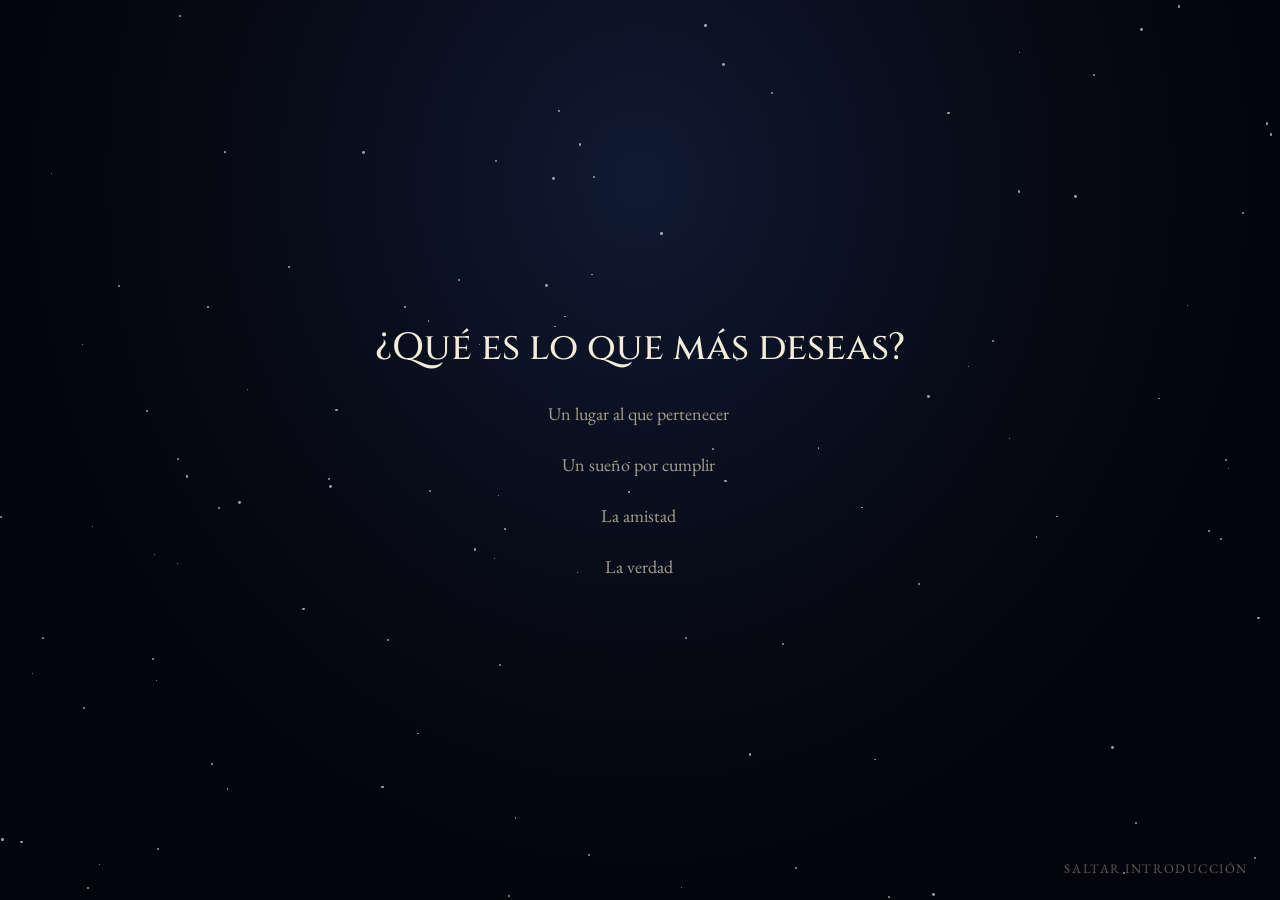
<file: index.html>
<!DOCTYPE html>
<html lang="es">
<head>
<meta charset="UTF-8">
<meta name="viewport" content="width=device-width, initial-scale=1, viewport-fit=cover">
<title>Kingdom Hearts - Home</title>
<meta name="description" content="Un recorrido por Kingdom Hearts: la colaboración entre Disney y Square Enix, los juegos principales, una galería de sus mundos y un espacio para elegir tu camino.">
<meta name="theme-color" content="#04050c">
<link rel="icon" type="image/svg+xml" href="Imagenes/favicon.svg">
<link rel="preconnect" href="https://fonts.googleapis.com">
<link rel="preconnect" href="https://fonts.gstatic.com" crossorigin>
<link href="https://fonts.googleapis.com/css2?family=Cinzel:wght@500;600;700&family=Montserrat:wght@500;600&family=Italiana&family=EB+Garamond:ital,wght@0,400;0,500;1,400&display=swap" rel="stylesheet">
<link rel="stylesheet" href="style.css">
</head>
<body class="intro-locked" data-theme="classic">

<div id="introGate">
  <div class="intro-bg-overlay" aria-hidden="true"></div>
  <div class="stars" id="introStars"></div>
  <button class="intro-skip" id="introSkip" type="button">Saltar introducción</button>

<!------ PASO 1: PREGUNTA DEL DESEO ------>
  <div class="intro-screen is-active" data-step="0">
    <div class="phase-question">
      <h2 class="intro-question">¿Qué es lo que más deseas?</h2>
      <ul class="intro-options">
        <li><button data-value="lugar">Un lugar al que pertenecer</button></li>
        <li><button data-value="sueno">Un sueño por cumplir</button></li>
        <li><button data-value="amistad">La amistad</button></li>
        <li><button data-value="verdad">La verdad</button></li>
      </ul>
    </div>
    <div class="phase-quote"><p class="intro-quote"></p></div>
  </div>

  <!------ PASO 2: PREGUNTA DEL MIEDO ------>
  <div class="intro-screen" data-step="1">
    <div class="phase-question">
      <h2 class="intro-question">¿A qué le temes más?</h2>
      <ul class="intro-options">
        <li><button data-value="oscuridad">A la oscuridad</button></li>
        <li><button data-value="perder">A perder a alguien</button></li>
        <li><button data-value="solo">A quedarme solo</button></li>
        <li><button data-value="olvidar">A olvidar</button></li>
      </ul>
    </div>
    <div class="phase-quote"><p class="intro-quote"></p></div>
  </div>

  <!------ PASO 3: PREGUNTA DEL SACRIFICIO ------>
  <div class="intro-screen" data-step="2">
    <div class="phase-question">
      <h2 class="intro-question">¿Qué estás dispuesto a dar?</h2>
      <ul class="intro-options">
        <li><button data-value="fuerza">Tu fuerza</button></li>
        <li><button data-value="recuerdo">Tu recuerdo</button></li>
        <li><button data-value="hogar">Tu hogar</button></li>
        <li><button data-value="tiempo">Tu tiempo</button></li>
      </ul>
    </div>
    <div class="phase-quote"><p class="intro-quote"></p></div>
    <div class="phase-final"><p class="intro-quote intro-quote-final">Has elegido tu deseo.<br>Has reconocido tu miedo.<br>Y has decidido qué estás dispuesto a entregar.<br><em>Ahora comienza tu viaje.</em></p></div>
  </div>

  <!------ PANTALLA DE LA PUERTA ------>
  <div class="intro-screen intro-door-screen" data-step="3" id="doorScreen">
    <h2 class="intro-question">¿Estás listo para descubrirlo?</h2>
    <p class="door-cue">Haz click para continuar</p>
  </div>

  <!------ VIDEO DE LA PUERTA ------>
  <video id="doorVideo" class="door-video" muted playsinline preload="auto" aria-hidden="true">
    <source src="Animaciones/puerta.mp4" type="video/mp4">
  </video>

  <div class="door-whiteout" id="doorWhiteout" aria-hidden="true"></div>

  <!------ TRANSICIÓN FINAL ------>
  <div class="intro-screen intro-transition" data-step="4">
    <svg class="transition-scene" viewBox="0 0 320 220" fill="none">
      <path d="M0 190 Q60 160 120 185 T240 175 T320 190 L320 220 L0 220 Z" fill="#1c2b4a" opacity=".8"/>
      <path d="M100 150 L108 100 L116 150 M130 160 L140 90 L150 160 M170 160 L178 95 L186 160 M205 150 L213 108 L221 150"
            stroke="var(--accent)" stroke-width="2" fill="none" opacity=".85"/>
      <circle cx="160" cy="60" r="26" fill="#fff" opacity=".9"/>
    </svg>
  </div>
</div>

<div id="siteRoot" class="site-root is-hidden">

  <!------ ENCABEZADO Y NAVEGACIÓN ------>
  <header class="site-header">
    <div class="nav-row">
      <a class="brand-icon" href="index.html#home" aria-label="Kingdom Hearts, inicio">
        <img src="Imagenes/corazon.svg" alt="Kingdom Hearts">
      </a>
        <button class="nav-burger" id="navBurger" aria-label="Abrir menú" aria-expanded="false" aria-controls="navLinks"><span class="nav-burger"></span><span class="nav-burger"></span><span class="nav-burger"></span></button>
      <nav class="links" id="navLinks">
        <a href="index.html#home" class="is-active">Home</a>
        <a href="cronicas.html">Crónicas</a>
        <a href="galeria.html">Galería</a>
        <a href="tucamino.html">Tu Camino</a>
      </nav>
    </div>
  </header>

  <main>

    <!------ HERO ------>
    <div class="hero-wrap" id="home">
      <div class="hero-bg">
        <img class="hero-bg-image" src="Imagenes/hero-city.JPEG" alt="" aria-hidden="true" onerror="this.style.display='none'">
        <div class="stars" id="heroStars"></div>
        <div class="mist"></div>
      </div>

      <div class="hero-panel hero-panel-1">
        <img class="hero-logo" src="Imagenes/logokh.svg" alt="Kingdom Hearts" onerror="this.style.display='none'; document.getElementById('heroLogoFallback').style.display='block';">
        <h1 id="heroLogoFallback" class="hero-logo-fallback" style="display:none;">Kingdom Hearts</h1>
      </div>

      <div class="hero-panel hero-panel-2">
        <div class="container">
          <div class="hero-journey">
            <h2>Un Viaje Entre Mundos</h2>
            <p>Hay historias que comienzan con una puerta. Y quizás, esta sea una de ellas.
            <p>Conoce el universo de Kingdom Hearts, explora sus personajes y escenarios, descubre cómo nació esta historia y adéntrate en una experiencia pensada para que puedas recorrerla a tu manera.</p>
            <p>Elige tu camino, deje algo atrás y observa más de cerca aquellos lugares que hicieron de esta historia algo tan especial.</p>
            <a class="explore-btn" href="#chronicles">Explorar <span aria-hidden="true">&gt;</span></a>
          </div>
        </div>
      </div>
    </div>

    <div class="crest-wrap">
      <div class="content-crest" aria-hidden="true">
        <img src="Imagenes/corazon.svg" alt="">
      </div>

      <!------ SECCIÓN UNIVERSO ------>
      <section class="content" id="chronicles">
      <div class="container chronicles-grid">
        
        <div class="prose">
          <span class="eyebrow">El Universo de Tetsuya Nomura</span>
          <span id="crestZoneStart" aria-hidden="true"></span>
          <h2>Una llave, prestada de dos casas</h2>
          <p>Square Enix lo pensó primero. Disney le prestó sus mundos sin saber muy bien en qué se iban a convertir. Y en medio de esa mezcla apareció Tetsuya Nomura, decidido a ver qué podía salir de juntar dos universos que, en principio, no tenían demasiado que hacer juntos.</p>
          <p>El resultado: un chico de una isla que nadie ubica en ningún mapa, una llave que hace de espada, y un montón de puertas que no debería poder abrir.</p>
          <p>Una Keyblade elige a quien la sostiene, no al revés.</p>
          <p>Hay luz. Hay oscuridad. Y en medio, un corazón que decide qué mundo empieza a desmoronarse cuando algo lo rompe.</p>
        </div>
        <div class="chronicles-card">
          <h3>Lo que vas a reconocer</h3>
          <ul>
            <li>Mundos que alguna vez conociste en una pantalla, ahora unidos por caminos que no deberían existir: Agrabah, el País de las Maravillas, el Coliseo del Olimpo, Halloween Town.</li>
            <li>Personajes de Final Fantasy encontrándose lejos de sus propias historias, como si siempre hubieran pertenecido a algún lugar entre estos mundos.</li>
            <li>Un trío — Sora, Donald y Goofy — que comenzó casi por accidente y terminó convirtiéndose en un vínculo difícil de separar.</li>
            <li>Una historia que lleva más de veinte años cruzando puertas, dejando preguntas abiertas y recordándonos que algunos mundos todavía esperan ser descubiertos.</li>
          </ul>
        </div>
      </div>
    </section>

    <!------ TRÍO ------>
    <section class="content" id="trio">
      <div class="container">
         <div class="section-head">
          <span class="eyebrow">El trío inigualable</span>
          <h2>Tres caminos que se volvieron uno solo</h2>
        </div>
        <p class="trio-intro">Donald y Goofy partieron del Castillo Disney siguiendo la orden del rey Mickey: encontrar al portador de la llave antes de que la oscuridad terminara con todo. Lo encontraron en Sora, un chico que acababa de perder su isla y a sus amigos la misma noche en que los Sincorazón llegaron. Nadie planeó ese encuentro, pero desde ese momento, se hicieron inseparables.</p>

        <div class="trio-grid">
          <div class="trio-card">
            <img class="trio-icon" src="Imagenes/sora.svg" alt="Sora">
            <h3>Sora</h3>
            <p>Nacido en Destiny Islands, se convierte en el portador de la Keyblade casi por casualidad. No es el más fuerte ni el más sabio del grupo: es quien nunca deja de creer que puede encontrar el camino de regreso a casa, y esa insistencia mantiene al trío en movimiento.</p>
          </div>
          <div class="trio-card">
            <img class="trio-icon" src="Imagenes/donald.svg" alt="Donald">
            <h3>Donald</h3>
            <p>Mago de la corte enviado por el rey Mickey a buscar al portador de la llave. Impaciente, orgulloso y de carácter fuerte, pero también el primero en actuar cuando la magia ya no alcanza. Su lealtad no se nota al principio: se gana, mundo tras mundo.</p>
          </div>
          <div class="trio-card">
            <img class="trio-icon" src="Imagenes/goofy.svg" alt="Goofy">
            <h3>Goofy</h3>
            <p>Capitán de los caballeros reales, y el contrapeso tranquilo que el grupo necesita. Nunca es quien grita más fuerte ni quien pelea con más furia, pero suele ser el primero en notar lo que los otros dos, demasiado ocupados discutiendo, dejan pasar por alto.</p>
          </div>
        </div>

        <div class="ornament-divider"><span class="rule"></span><span class="trio-star">&#10022;</span><span class="rule"></span></div>

        <p class="trio-closing">Ninguno de los tres cubre lo que le falta al otro por casualidad: la fe de Sora, el temperamento de Donald y la paciencia de Goofy terminan encajando como si siempre hubieran estado hechos para viajar juntos. Por eso, después de tantos mundos y tantas despedidas, el vínculo entre ellos sigue siendo, para muchos, el verdadero corazón de la saga.</p>
      </div>
    </section>

    <!------ ENEMIGOS ------>
    <section class="content" id="oscuridad">
      <div class="container">
        <div class="section-head">
          <span class="eyebrow">El otro lado del camino</span>
          <h2>La oscuridad que los sigue</h2>
        </div>
        <p class="darkness-intro">La oscuridad no tiene un solo nombre. Cada mundo le presta una forma distinta, una máscara nueva, un rostro que parece no haberse visto antes. Pero debajo de todas hay lo mismo: un corazón que, aunque haya sido solo por un instante, dejó de resistirse.</p>

        <div class="descent">
          <div class="descent-item">
            <span class="descent-dot descent-dot--1"></span>
            <h3>SINCORAZÓN</h3>
            <p>Nacen cuando un corazón cede a la oscuridad y termina consumido por ella. No tienen voluntad propia ni memoria de quién fueron: solo el impulso de buscar más corazones.</p>
          </div>
          <div class="descent-item">
            <span class="descent-dot descent-dot--2"></span>
            <h3>INCORPÓREOS</h3>
            <p>Cuando alguien con voluntad suficientemente fuerte pierde su corazón, a veces queda algo más: un cuerpo y una mente vacíos de sentimiento, condenados a fingir lo que ya no pueden sentir del todo.</p>
          </div>
          <div class="descent-item">
            <span class="descent-dot descent-dot--3"></span>
            <h3>ORGANIZACIÓN XIII</h3>
            <p>Trece Incorpóreos que dejaron de esperar recuperar lo que perdieron, y decidieron ir a buscarlo por su cuenta. Cuanto más razonables suenan sus planes, más motivos hay para desconfiar de ellos.</p>
          </div>
        </div>

        <p class="darkness-closing">No todos los que caminan en la oscuridad quieren perderse en ella. Algunos, en el fondo, todavía buscan el camino de regreso — y tal vez alguien los está esperando del otro lado.</p>
      </div>
      </section>
    </div>

  </main>

  <!------ FRASE CIERRE ------>
  <div class="closing-quote">
    <div class="ornament-divider"><span class="rule"></span><img src="Imagenes/corazon.svg" alt="" class="ornament-heart"><span class="rule"></span></div><p>&ldquo;A veces, lo que buscas... también te está buscando a ti.&rdquo;</p>
  </div>

  <!------ FOOTER ------>
  <footer class="site-footer">
    <p>&copy; Kingdom Hearts — Fan Page</p>
    <p>Kingdom Hearts pertenece a Square Enix y Disney.</p>
    <nav class="footer-nav" aria-label="Navegación del pie de página">
      <a href="index.html#home">Home</a>
      <a href="cronicas.html">Crónicas</a>
      <a href="galeria.html">Galería</a>
      <a href="tucamino.html">Tu Camino</a>
    </nav>
    <div class="footer-social">
      <a href="https://www.instagram.com/kingdomhearts" target="_blank" rel="noopener noreferrer" aria-label="Instagram oficial de Kingdom Hearts">
        <svg viewBox="0 0 24 24" fill="none"><rect x="3" y="3" width="18" height="18" rx="5" stroke="currentColor" stroke-width="1.4"/><circle cx="12" cy="12" r="4" stroke="currentColor" stroke-width="1.4"/><circle cx="17.2" cy="6.8" r="1" fill="currentColor"/></svg>
      </a>
      <a href="https://youtu.be/j151ek2rYs0" target="_blank" rel="noopener noreferrer" aria-label="Canal de YouTube de Kingdom Hearts">
        <svg viewBox="0 0 24 24" fill="none"><rect x="2.5" y="5.5" width="19" height="13" rx="3.5" stroke="currentColor" stroke-width="1.4"/><path d="M10.5 9.2l5 2.8-5 2.8z" fill="currentColor"/></svg>
      </a>
      <a href="https://www.facebook.com/KingdomHearts/" target="_blank" rel="noopener noreferrer" aria-label="Facebook oficial de Kingdom Hearts">
        <svg viewBox="0 0 24 24" fill="currentColor"><path d="M9.101 23.691v-7.98H6.627v-3.667h2.474v-1.58c0-4.085 1.848-5.978 5.858-5.978.401 0 .955.042 1.468.103a8.68 8.68 0 0 1 1.141.195v3.325a8.623 8.623 0 0 0-.653-.036 8.66 8.66 0 0 0-.673-.021c-.337 0-.653.043-.94.129a1.95 1.95 0 0 0-.754.416c-.216.198-.388.457-.508.779-.12.322-.181.723-.181 1.205v1.462h3.492l-.556 3.667h-2.936v7.98H9.101z"/></svg>
      </a>
      <a href="https://www.square-enix.com/kingdomhearts/home/us/" target="_blank" rel="noopener noreferrer" aria-label="Sitio oficial de Kingdom Hearts">
        <svg viewBox="0 0 24 24" fill="none"><circle cx="12" cy="12" r="9" stroke="currentColor" stroke-width="1.4"/><path d="M3 12h18M12 3c2.5 2.5 3.8 6 3.8 9s-1.3 6.5-3.8 9c-2.5-2.5-3.8-6-3.8-9s1.3-6.5 3.8-9z" stroke="currentColor" stroke-width="1.4"/></svg>
      </a>
    </div>
  </footer>

</div>

<script src="script.js"></script>
</body>
</html>
</file>
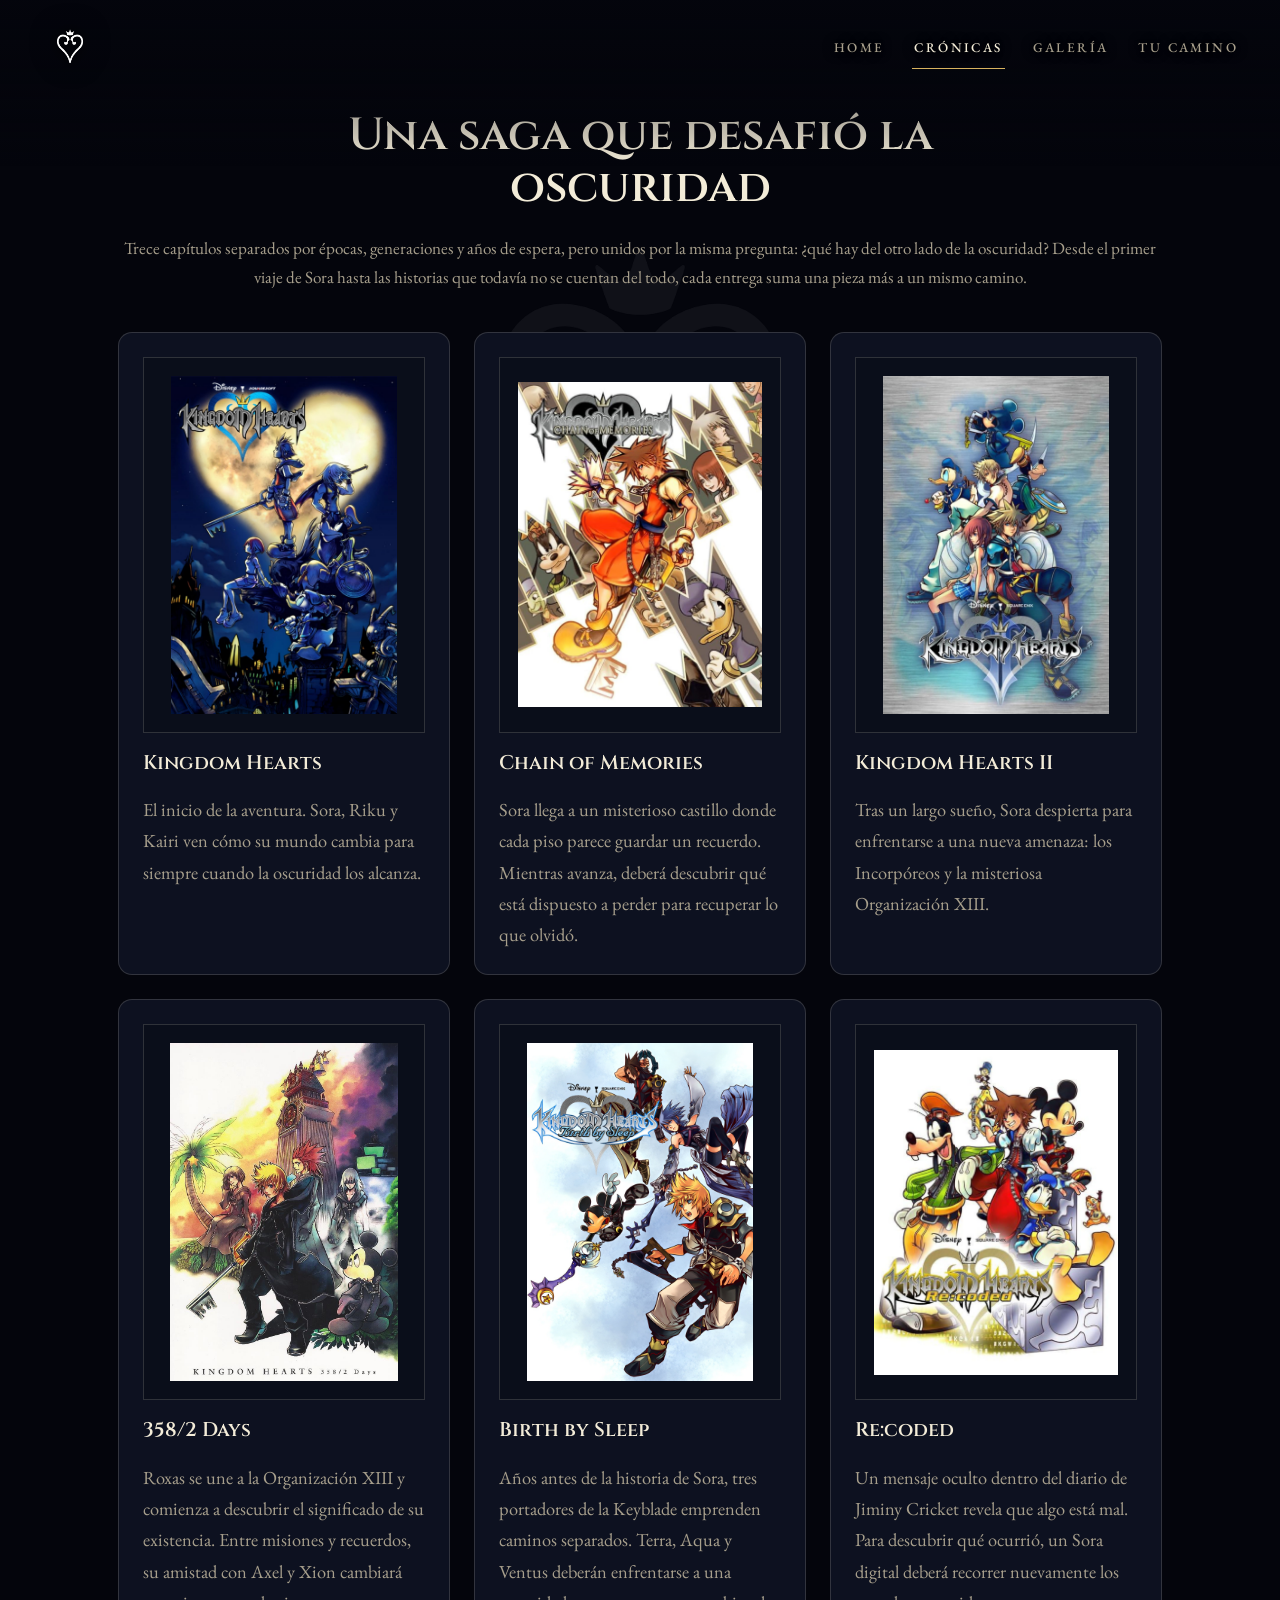
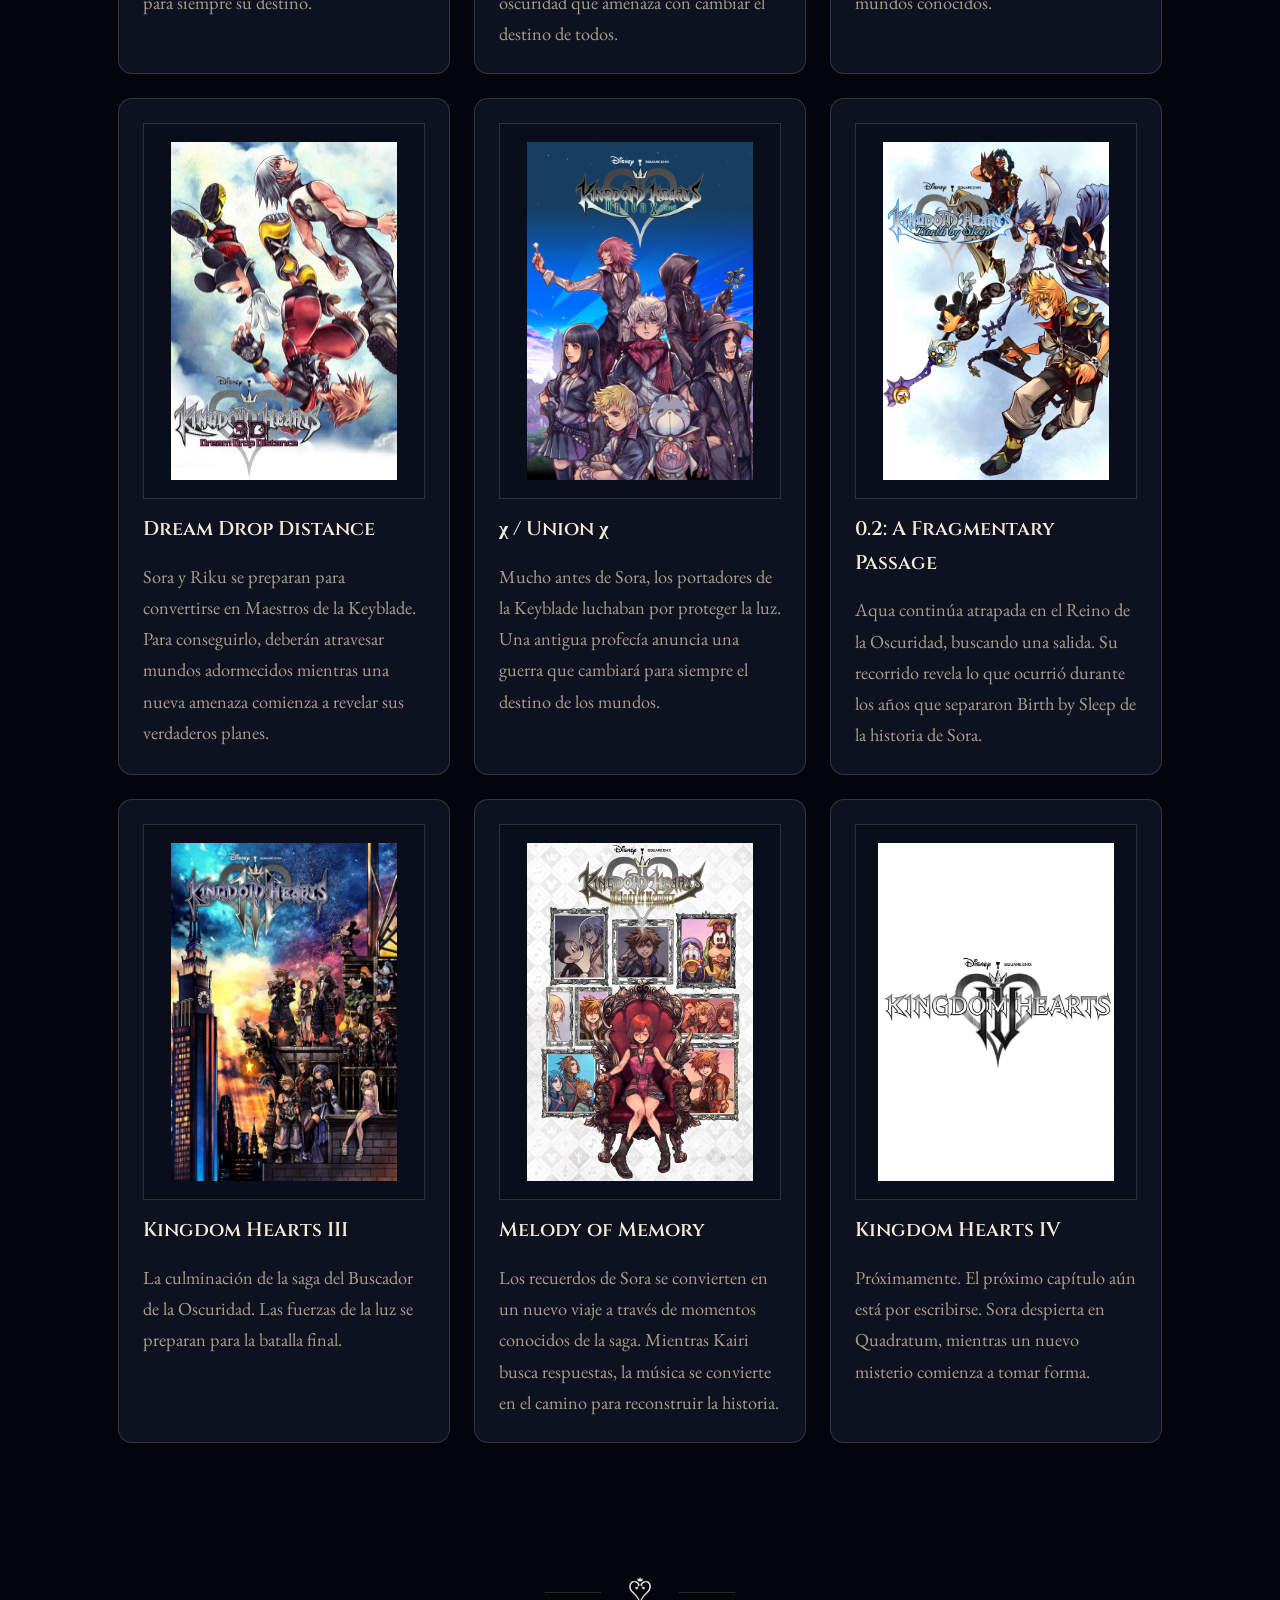
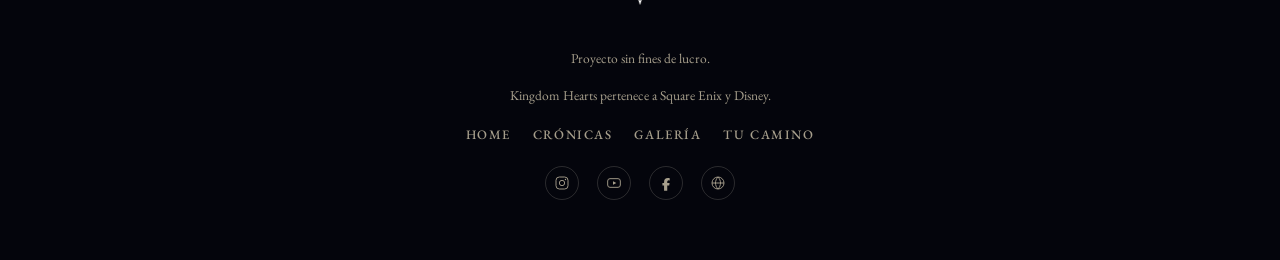
<file: cronicas.html>
<!DOCTYPE html>
<html lang="es">
<head>
<meta charset="UTF-8">
<meta name="viewport" content="width=device-width, initial-scale=1, viewport-fit=cover">
<title>Kingdom Hearts — Crónicas</title>
<meta name="description" content="Las crónicas de Kingdom Hearts: un recorrido por todas las entregas de la saga.">
<meta name="theme-color" content="#04050c">
<link rel="icon" type="image/svg+xml" href="Imagenes/favicon.svg">
<link rel="preconnect" href="https://fonts.googleapis.com">
<link rel="preconnect" href="https://fonts.gstatic.com" crossorigin>
<link href="https://fonts.googleapis.com/css2?family=Cinzel:wght@500;600;700&family=Montserrat:wght@500;600&family=Italiana&family=EB+Garamond:ital,wght@0,400;0,500;1,400&display=swap" rel="stylesheet">
<link rel="stylesheet" href="style.css">
</head>
<body data-theme="classic">

<div id="siteRoot" class="site-root">

  <header class="site-header">
    <div class="nav-row">
      <a class="brand-icon" href="index.html#home" aria-label="Kingdom Hearts, inicio">
        <img src="Imagenes/corazon.svg" alt="Kingdom Hearts">
      </a>
      <button class="nav-burger" id="navBurger" aria-label="Abrir menú" aria-expanded="false" aria-controls="navLinks"><span></span><span></span><span></span></button>
      <nav class="links" id="navLinks">
        <a href="index.html#home">Home</a>
        <a href="cronicas.html" class="is-active">Crónicas</a>
        <a href="galeria.html">Galería</a>
        <a href="tucamino.html">Tu Camino</a>
      </nav>
    </div>
  </header>

  <main>

    <!------ JUEGOS ------>
    <section class="content" id="games">
      <div class="content-crest" aria-hidden="true">
        <img src="Imagenes/corazon.svg" alt="">
      </div>
      <div class="container">
        <div class="section-head">
          <h2>Una saga que desafió la oscuridad</h2>
        </div>
        <p class="cronicas-intro">Trece capítulos separados por épocas, generaciones y años de espera, pero unidos por la misma pregunta: ¿qué hay del otro lado de la oscuridad? Desde el primer viaje de Sora hasta las historias que todavía no se cuentan del todo, cada entrega suma una pieza más a un mismo camino.</p>
        <div class="games-grid">
          <article class="game-card">
            <div class="game-art"><img src="Imagenes/kh1.jpg" alt="Kingdom Hearts" loading="lazy" onerror="this.style.display='none'"></div>
            <div class="game-head"><h3>Kingdom Hearts</h3></div>
            <p class="game-hook">El inicio de la aventura. Sora, Riku y Kairi ven cómo su mundo cambia para siempre cuando la oscuridad los alcanza.</p>
          </article>
          <article class="game-card">
            <div class="game-art"><img src="Imagenes/khcom.jpg" alt="Kingdom Hearts: Chain of Memories" loading="lazy" onerror="this.style.display='none'"></div>
            <div class="game-head"><h3>Chain of Memories</h3></div>
            <p class="game-hook">Sora llega a un misterioso castillo donde cada piso parece guardar un recuerdo. Mientras avanza, deberá descubrir qué está dispuesto a perder para recuperar lo que olvidó.</p>
          </article>
          <article class="game-card">
            <div class="game-art"><img src="Imagenes/kh2.jpg" alt="Kingdom Hearts II" loading="lazy" onerror="this.style.display='none'"></div>
            <div class="game-head"><h3>Kingdom Hearts II</h3></div>
            <p class="game-hook">Tras un largo sueño, Sora despierta para enfrentarse a una nueva amenaza: los Incorpóreos y la misteriosa Organización XIII.</p>
          </article>
          <article class="game-card">
            <div class="game-art"><img src="Imagenes/kh358.jpg" alt="Kingdom Hearts: 358/2 Days" loading="lazy" onerror="this.style.display='none'"></div>
            <div class="game-head"><h3>358/2 Days</h3></div>
            <p class="game-hook">Roxas se une a la Organización XIII y comienza a descubrir el significado de su existencia. Entre misiones y recuerdos, su amistad con Axel y Xion cambiará para siempre su destino.</p>
          </article>
          <article class="game-card">
            <div class="game-art"><img src="Imagenes/khbbs.jpg" alt="Kingdom Hearts: Birth by Sleep" loading="lazy" onerror="this.style.display='none'"></div>
            <div class="game-head"><h3>Birth by Sleep</h3></div>
            <p class="game-hook">Años antes de la historia de Sora, tres portadores de la Keyblade emprenden caminos separados. Terra, Aqua y Ventus deberán enfrentarse a una oscuridad que amenaza con cambiar el destino de todos.</p>
          </article>
          <article class="game-card">
            <div class="game-art"><img src="Imagenes/khrc.jpg" alt="Kingdom Hearts: Re:coded" loading="lazy" onerror="this.style.display='none'"></div>
            <div class="game-head"><h3>Re:coded</h3></div>
            <p class="game-hook">Un mensaje oculto dentro del diario de Jiminy Cricket revela que algo está mal. Para descubrir qué ocurrió, un Sora digital deberá recorrer nuevamente los mundos conocidos.</p>
          </article>
          <article class="game-card">
            <div class="game-art"><img src="Imagenes/khdd.jpeg" alt="Kingdom Hearts: Dream Drop Distance" loading="lazy" onerror="this.style.display='none'"></div>
            <div class="game-head"><h3>Dream Drop Distance</h3></div>
            <p class="game-hook">Sora y Riku se preparan para convertirse en Maestros de la Keyblade. Para conseguirlo, deberán atravesar mundos adormecidos mientras una nueva amenaza comienza a revelar sus verdaderos planes.</p>
          </article>
          <article class="game-card">
            <div class="game-art"><img src="Imagenes/KHunion.png" alt="Kingdom Hearts χ / Union χ" loading="lazy" onerror="this.style.display='none'"></div>
            <div class="game-head"><h3>χ / Union χ</h3></div>
            <p class="game-hook">Mucho antes de Sora, los portadores de la Keyblade luchaban por proteger la luz. Una antigua profecía anuncia una guerra que cambiará para siempre el destino de los mundos.</p>
          </article>
          <article class="game-card">
            <div class="game-art"><img src="Imagenes/khbbs.jpg" alt="Kingdom Hearts 0.2: Birth by Sleep – A Fragmentary Passage" loading="lazy" onerror="this.style.display='none'"></div>
            <div class="game-head"><h3>0.2: A Fragmentary Passage</h3></div>
            <p class="game-hook">Aqua continúa atrapada en el Reino de la Oscuridad, buscando una salida. Su recorrido revela lo que ocurrió durante los años que separaron Birth by Sleep de la historia de Sora.</p>
          </article>
          <article class="game-card">
            <div class="game-art"><img src="Imagenes/kh3.jpg" alt="Kingdom Hearts III" loading="lazy" onerror="this.style.display='none'"></div>
            <div class="game-head"><h3>Kingdom Hearts III</h3></div>
            <p class="game-hook">La culminación de la saga del Buscador de la Oscuridad. Las fuerzas de la luz se preparan para la batalla final.</p>
          </article>
          <article class="game-card">
            <div class="game-art"><img src="Imagenes/khmom" alt="Kingdom Hearts: Melody of Memory" loading="lazy" onerror="this.style.display='none'"></div>
            <div class="game-head"><h3>Melody of Memory</h3></div>
            <p class="game-hook">Los recuerdos de Sora se convierten en un nuevo viaje a través de momentos conocidos de la saga. Mientras Kairi busca respuestas, la música se convierte en el camino para reconstruir la historia.</p>
          </article>
          <article class="game-card">
            <div class="game-art"><img src="Imagenes/KH5.png" alt="Kingdom Hearts IV" loading="lazy" onerror="this.style.display='none'"></div>
            <div class="game-head"><h3>Kingdom Hearts IV</h3></div>
            <p class="game-hook">Próximamente. El próximo capítulo aún está por escribirse. Sora despierta en Quadratum, mientras un nuevo misterio comienza a tomar forma.</p>
          </article>
        </div>
      </div>
    </section>

  </main>

  <!------ FOOTER ------>
  <div class="ornament-divider"><span class="rule"></span><img src="Imagenes/corazon.svg" alt="" class="ornament-heart"><span class="rule"></span></div>
  <footer class="site-footer">
    <p>Proyecto sin fines de lucro.</p>
    <p>Kingdom Hearts pertenece a Square Enix y Disney.</p>
    <nav class="footer-nav" aria-label="Navegación del pie de página">
      <a href="index.html#home">Home</a>
      <a href="cronicas.html">Crónicas</a>
      <a href="galeria.html">Galería</a>
      <a href="tucamino.html">Tu Camino</a>
    </nav>
    <div class="footer-social">
      <a href="https://www.instagram.com/kingdomhearts" target="_blank" rel="noopener noreferrer" aria-label="Instagram oficial de Kingdom Hearts">
        <svg viewBox="0 0 24 24" fill="none"><rect x="3" y="3" width="18" height="18" rx="5" stroke="currentColor" stroke-width="1.4"/><circle cx="12" cy="12" r="4" stroke="currentColor" stroke-width="1.4"/><circle cx="17.2" cy="6.8" r="1" fill="currentColor"/></svg>
      </a>
      <a href="https://youtu.be/j151ek2rYs0" target="_blank" rel="noopener noreferrer" aria-label="Canal de YouTube de Kingdom Hearts">
        <svg viewBox="0 0 24 24" fill="none"><rect x="2.5" y="5.5" width="19" height="13" rx="3.5" stroke="currentColor" stroke-width="1.4"/><path d="M10.5 9.2l5 2.8-5 2.8z" fill="currentColor"/></svg>
      </a>
      <a href="https://www.facebook.com/KingdomHearts/" target="_blank" rel="noopener noreferrer" aria-label="Facebook oficial de Kingdom Hearts">
        <svg viewBox="0 0 24 24" fill="currentColor"><path d="M9.101 23.691v-7.98H6.627v-3.667h2.474v-1.58c0-4.085 1.848-5.978 5.858-5.978.401 0 .955.042 1.468.103a8.68 8.68 0 0 1 1.141.195v3.325a8.623 8.623 0 0 0-.653-.036 8.66 8.66 0 0 0-.673-.021c-.337 0-.653.043-.94.129a1.95 1.95 0 0 0-.754.416c-.216.198-.388.457-.508.779-.12.322-.181.723-.181 1.205v1.462h3.492l-.556 3.667h-2.936v7.98H9.101z"/></svg>
      </a>
      <a href="https://www.square-enix.com/kingdomhearts/home/us/" target="_blank" rel="noopener noreferrer" aria-label="Sitio oficial de Kingdom Hearts">
        <svg viewBox="0 0 24 24" fill="none"><circle cx="12" cy="12" r="9" stroke="currentColor" stroke-width="1.4"/><path d="M3 12h18M12 3c2.5 2.5 3.8 6 3.8 9s-1.3 6.5-3.8 9c-2.5-2.5-3.8-6-3.8-9s1.3-6.5 3.8-9z" stroke="currentColor" stroke-width="1.4"/></svg>
      </a>
    </div>
  </footer>

</div>

<!------ LIGHTBOX DE JUEGOS ------>
<div class="lightbox" id="gamesLightbox" role="dialog" aria-modal="true" aria-labelledby="gamesLightboxTitle">
  <button class="lightbox-nav lightbox-prev" id="gamesLightboxPrev" type="button" aria-label="Juego anterior">
    <svg viewBox="0 0 24 24" fill="none"><path d="M15 5l-7 7 7 7" stroke="currentColor" stroke-width="1.6" stroke-linecap="round" stroke-linejoin="round"/></svg>
  </button>
  <button class="lightbox-close" id="gamesLightboxClose" aria-label="Cerrar">✕</button>
  <div class="lightbox-panel">
    <div class="lightbox-art" id="gamesLightboxArt"></div>
    <div class="lightbox-info">
      <h3 id="gamesLightboxTitle"></h3>
      <p id="gamesLightboxDesc"></p>
    </div>
  </div>
  <button class="lightbox-nav lightbox-next" id="gamesLightboxNext" type="button" aria-label="Juego siguiente">
    <svg viewBox="0 0 24 24" fill="none"><path d="M9 5l7 7-7 7" stroke="currentColor" stroke-width="1.6" stroke-linecap="round" stroke-linejoin="round"/></svg>
  </button>
</div>

<script src="script.js"></script>
</body>
</html>
</file>
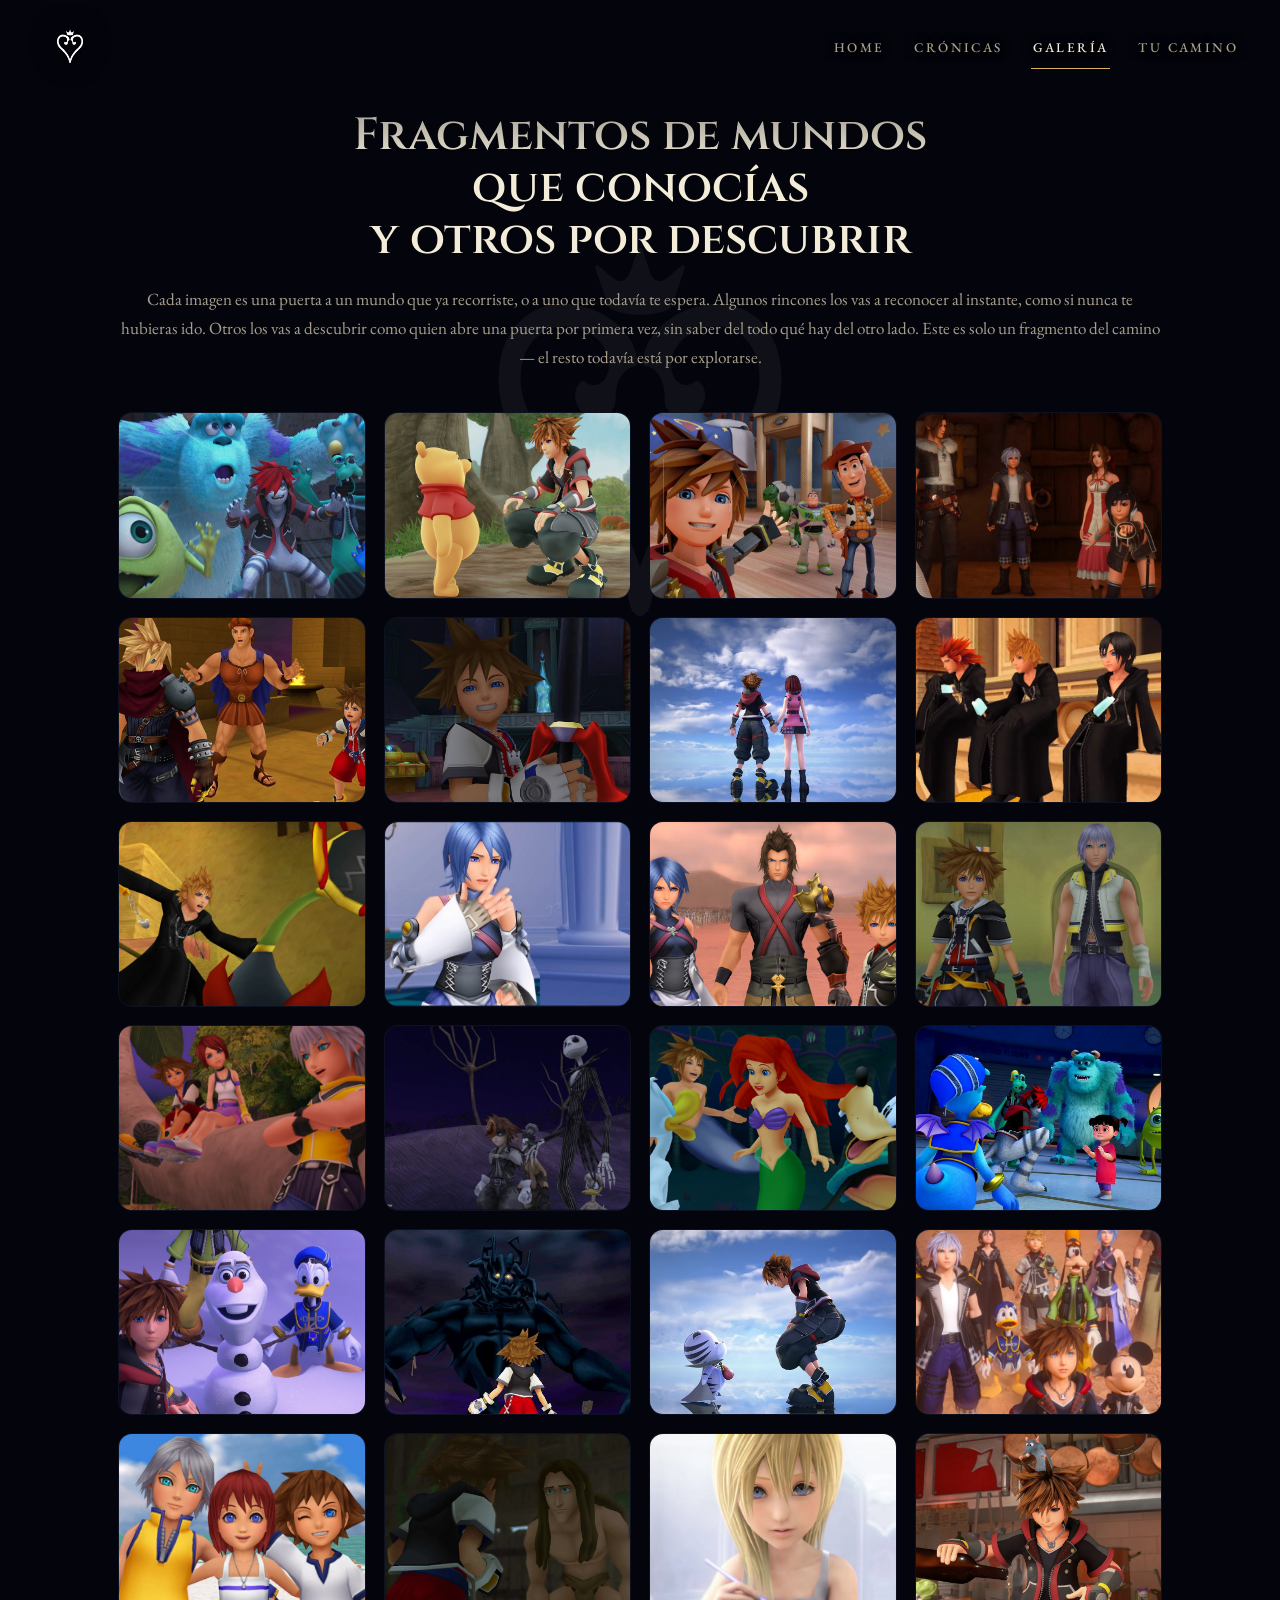
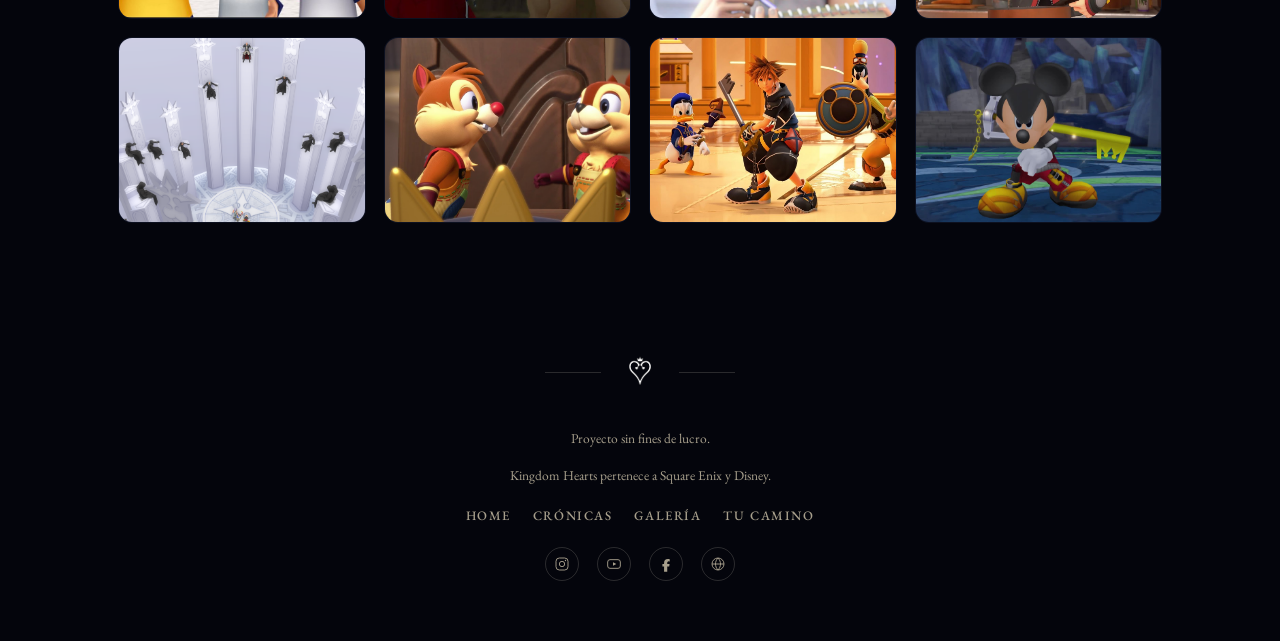
<file: galeria.html>
<!DOCTYPE html>
<html lang="es">
<head>
<meta charset="UTF-8">
<meta name="viewport" content="width=device-width, initial-scale=1, viewport-fit=cover">
<title>Kingdom Hearts — Galería</title>
<meta name="description" content="Galería de imágenes de Kingdom Hearts.">
<meta name="theme-color" content="#04050c">
<link rel="icon" type="image/svg+xml" href="Imagenes/favicon.svg">
<link rel="preconnect" href="https://fonts.googleapis.com">
<link rel="preconnect" href="https://fonts.gstatic.com" crossorigin>
<link href="https://fonts.googleapis.com/css2?family=Cinzel:wght@500;600;700&family=Montserrat:wght@500;600&family=Italiana&family=EB+Garamond:ital,wght@0,400;0,500;1,400&display=swap" rel="stylesheet">
<link rel="stylesheet" href="style.css">
</head>
<body data-theme="classic">

<div id="siteRoot" class="site-root">

  <header class="site-header">
    <div class="nav-row">
      <a class="brand-icon" href="index.html#home" aria-label="Kingdom Hearts, inicio">
        <img src="Imagenes/corazon.svg" alt="Kingdom Hearts">
      </a>
      <button class="nav-burger" id="navBurger" aria-label="Abrir menú" aria-expanded="false" aria-controls="navLinks"><span></span><span></span><span></span></button>
      <nav class="links" id="navLinks">
        <a href="index.html#home">Home</a>
        <a href="cronicas.html">Crónicas</a>
        <a href="galeria.html" class="is-active">Galería</a>
        <a href="tucamino.html">Tu Camino</a>
      </nav>
    </div>
  </header>

  <main>

     <!------ GALERÍA ------>
    <section class="content" id="gallery">
      <div class="content-crest" aria-hidden="true">
        <img src="Imagenes/corazon.svg" alt="">
      </div>
      <div class="container">
        <div class="section-head">
          <h2>Fragmentos de mundos que conocías<br>y otros por descubrir</h2>
        </div>
        <p class="gallery-intro">Cada imagen es una puerta a un mundo que ya recorriste, o a uno que todavía te espera. Algunos rincones los vas a reconocer al instante, como si nunca te hubieras ido. Otros los vas a descubrir como quien abre una puerta por primera vez, sin saber del todo qué hay del otro lado. Este es solo un fragmento del camino — el resto todavía está por explorarse.</p>
        <div class="gallery-grid" id="galleryGrid"></div>
      </div>
    </section>

  </main>

  <!------ FOOTER ------>
  <div class="ornament-divider"><span class="rule"></span><img src="Imagenes/corazon.svg" alt="" class="ornament-heart"><span class="rule"></span></div>
  <footer class="site-footer">
    <p>Proyecto sin fines de lucro.</p>
    <p>Kingdom Hearts pertenece a Square Enix y Disney.</p>
    <nav class="footer-nav" aria-label="Navegación del pie de página">
      <a href="index.html#home">Home</a>
      <a href="cronicas.html">Crónicas</a>
      <a href="galeria.html">Galería</a>
      <a href="tucamino.html">Tu Camino</a>
    </nav>
    <div class="footer-social">
      <a href="https://www.instagram.com/kingdomhearts" target="_blank" rel="noopener noreferrer" aria-label="Instagram oficial de Kingdom Hearts">
        <svg viewBox="0 0 24 24" fill="none"><rect x="3" y="3" width="18" height="18" rx="5" stroke="currentColor" stroke-width="1.4"/><circle cx="12" cy="12" r="4" stroke="currentColor" stroke-width="1.4"/><circle cx="17.2" cy="6.8" r="1" fill="currentColor"/></svg>
      </a>
      <a href="https://youtu.be/j151ek2rYs0" target="_blank" rel="noopener noreferrer" aria-label="Canal de YouTube de Kingdom Hearts">
        <svg viewBox="0 0 24 24" fill="none"><rect x="2.5" y="5.5" width="19" height="13" rx="3.5" stroke="currentColor" stroke-width="1.4"/><path d="M10.5 9.2l5 2.8-5 2.8z" fill="currentColor"/></svg>
      </a>
      <a href="https://www.facebook.com/KingdomHearts/" target="_blank" rel="noopener noreferrer" aria-label="Facebook oficial de Kingdom Hearts">
        <svg viewBox="0 0 24 24" fill="currentColor"><path d="M9.101 23.691v-7.98H6.627v-3.667h2.474v-1.58c0-4.085 1.848-5.978 5.858-5.978.401 0 .955.042 1.468.103a8.68 8.68 0 0 1 1.141.195v3.325a8.623 8.623 0 0 0-.653-.036 8.66 8.66 0 0 0-.673-.021c-.337 0-.653.043-.94.129a1.95 1.95 0 0 0-.754.416c-.216.198-.388.457-.508.779-.12.322-.181.723-.181 1.205v1.462h3.492l-.556 3.667h-2.936v7.98H9.101z"/></svg>
      </a>
      <a href="https://www.square-enix.com/kingdomhearts/home/us/" target="_blank" rel="noopener noreferrer" aria-label="Sitio oficial de Kingdom Hearts">
        <svg viewBox="0 0 24 24" fill="none"><circle cx="12" cy="12" r="9" stroke="currentColor" stroke-width="1.4"/><path d="M3 12h18M12 3c2.5 2.5 3.8 6 3.8 9s-1.3 6.5-3.8 9c-2.5-2.5-3.8-6-3.8-9s1.3-6.5 3.8-9z" stroke="currentColor" stroke-width="1.4"/></svg>
      </a>
    </div>
  </footer>

</div>

<!------ LIGHTBOX DE GALERÍA ------>
<div class="lightbox" id="lightbox" role="dialog" aria-modal="true" aria-labelledby="lightboxCaption">
  <button class="lightbox-nav lightbox-prev" id="lightboxPrev" type="button" aria-label="Foto anterior">
    <svg viewBox="0 0 24 24" fill="none"><path d="M15 5l-7 7 7 7" stroke="currentColor" stroke-width="1.6" stroke-linecap="round" stroke-linejoin="round"/></svg>
  </button>
  <button class="lightbox-close" id="lightboxClose" aria-label="Cerrar">✕</button>
  <div class="lightbox-panel">
    <div class="lightbox-art" id="lightboxArt"></div>
  </div>
  <button class="lightbox-nav lightbox-next" id="lightboxNext" type="button" aria-label="Foto siguiente">
    <svg viewBox="0 0 24 24" fill="none"><path d="M9 5l7 7-7 7" stroke="currentColor" stroke-width="1.6" stroke-linecap="round" stroke-linejoin="round"/></svg>
  </button>
</div>

<script src="script.js"></script>
</body>
</html>
</file>
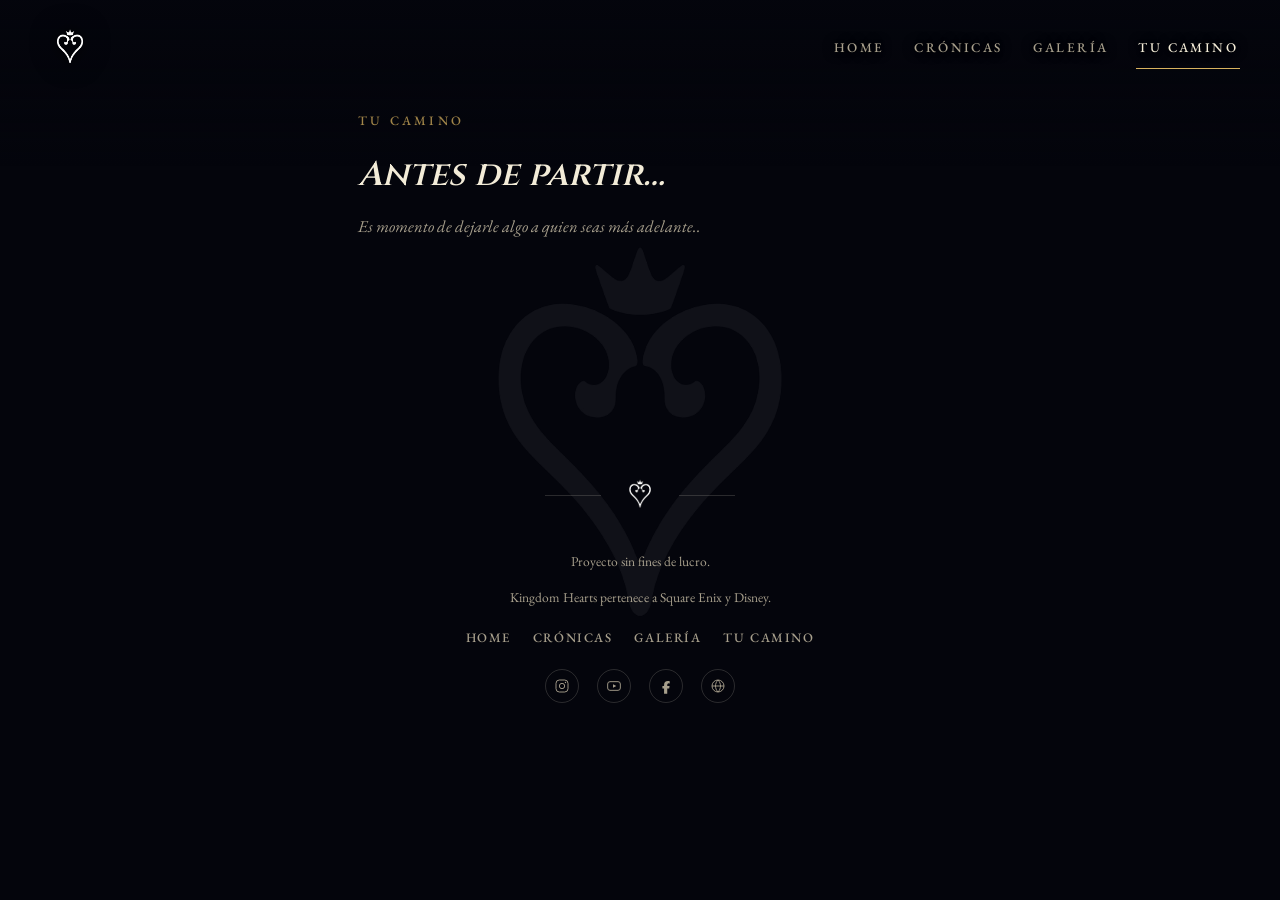
<file: tucamino.html>
<!DOCTYPE html>
<html lang="es">
<head>
<meta charset="UTF-8">
<meta name="viewport" content="width=device-width, initial-scale=1, viewport-fit=cover">
<title>Kingdom Hearts — Tu Camino</title>
<meta name="description" content="Elige tu camino: una cápsula del tiempo dentro del universo de Kingdom Hearts.">
<meta name="theme-color" content="#04050c">
<link rel="icon" type="image/svg+xml" href="Imagenes/favicon.svg">
<link rel="preconnect" href="https://fonts.googleapis.com">
<link rel="preconnect" href="https://fonts.gstatic.com" crossorigin>
<link href="https://fonts.googleapis.com/css2?family=Cinzel:wght@500;600;700&family=Montserrat:wght@500;600&family=Italiana&family=EB+Garamond:ital,wght@0,400;0,500;1,400&display=swap" rel="stylesheet">
<link rel="stylesheet" href="style.css">
</head>
<body data-theme="classic">

<div id="siteRoot" class="site-root">

  <header class="site-header">
    <div class="nav-row">
      <a class="brand-icon" href="index.html#home" aria-label="Kingdom Hearts, inicio">
        <img src="Imagenes/corazon.svg" alt="Kingdom Hearts">
      </a>
      <button class="nav-burger" id="navBurger" aria-label="Abrir menú" aria-expanded="false" aria-controls="navLinks"><span></span><span></span><span></span></button>
      <nav class="links" id="navLinks">
        <a href="index.html#home">Home</a>
        <a href="cronicas.html">Crónicas</a>
        <a href="galeria.html">Galería</a>
        <a href="tucamino.html" class="is-active">Tu Camino</a>
      </nav>
    </div>
  </header>

  <main>

     <!------ CÁPSULA ------>
    <section class="content" id="contact">
      <div class="content-crest" aria-hidden="true">
        <img src="Imagenes/corazon.svg" alt="">
      </div>
      <div class="container contact-wrap">
        <span class="eyebrow">Tu Camino</span>

        <div class="capsule" id="capsule">

          <!------ BIENVENIDA ------>
          <div class="capsule-step" id="capsuleStep0" data-step="0">
            <h2 class="capsule-title">Antes de partir&hellip;</h2>
            <p class="capsule-sub">Es momento de dejarle algo a quien seas más adelante..</p>
          </div>

          <!------ PASO 1: NOMBRE ------>
          <div class="capsule-step" id="capsuleStep1" data-step="1">
            <h2 class="capsule-title">¿Cuál es tu nombre?</h2>
            <div class="capsule-fields">
              <div class="field"><label for="capNombre">Nombre</label><input type="text" id="capNombre" autocomplete="given-name"></div>
            </div>
            <button type="button" class="capsule-next" id="capsuleNext1" disabled>Continuar <span aria-hidden="true">&gt;</span></button>
          </div>

          <!------ PASO 2: MAIL ------>
          <div class="capsule-step" id="capsuleStep2" data-step="2">
            <h2 class="capsule-title">¿Dónde podremos encontrarte cuando llegue el momento?</h2>
            <div class="field"><label for="capEmail">Correo electrónico</label><input type="email" id="capEmail" autocomplete="email"></div>
            <button type="button" class="capsule-next" id="capsuleNext2" disabled>Continuar <span aria-hidden="true">&gt;</span></button>
          </div>

          <!------ PASO 3: ELECCIÓN ------>
          <div class="capsule-step" id="capsuleStep3" data-step="3">
            <h2 class="capsule-title">Y ahora, una elección.</h2>
            <p class="capsule-sub">Si tu yo del futuro solo pudiera quedarse con una cosa de este momento&hellip;</p>
            <div class="choice-row" id="capsuleChoiceRow" role="radiogroup" aria-label="Elige qué dejarle a tu yo del futuro">
              <div class="choice-card" data-choice="recuerdo" role="radio" aria-checked="false" tabindex="0">
                <svg viewBox="0 0 24 24" fill="none"><path d="M6 3h12M6 21h12M7 3c0 4.5 3.5 6 5 8-1.5 2-5 3.5-5 8M17 3c0 4.5-3.5 6-5 8 1.5 2 5 3.5 5 8" stroke="currentColor" stroke-width="1.3" stroke-linecap="round" stroke-linejoin="round"/></svg>
                <span>Un recuerdo</span>
                <em>Algo que ya pasó, y no quieres que se pierda.</em>
              </div>
              <div class="choice-card" data-choice="deseo" role="radio" aria-checked="false" tabindex="0">
                <svg viewBox="0 0 24 24" fill="none"><path d="M12 3l1.9 5.8H20l-4.9 3.6L17 18l-5-3.6L7 18l1.9-5.6L4 8.8h6.1L12 3z" stroke="currentColor" stroke-width="1.3" stroke-linejoin="round"/></svg>
                <span>Un deseo</span>
                <em>Algo que todavía no pasó, pero esperas que sí.</em>
              </div>
              <div class="choice-card" data-choice="promesa" role="radio" aria-checked="false" tabindex="0">
                <svg viewBox="0 0 24 24" fill="none"><path d="M8 10V7a4 4 0 018 0v3" stroke="currentColor" stroke-width="1.3" stroke-linecap="round"/><rect x="6" y="10" width="12" height="10" rx="1.5" stroke="currentColor" stroke-width="1.3"/><circle cx="12" cy="14.5" r="1.3" stroke="currentColor" stroke-width="1.3"/></svg>
                <span>Una promesa</span>
                <em>Algo que te comprometes a cumplir para cuando leas esto.</em>
              </div>
            </div>
          </div>

          <!------ PASO 4: MENSAJE ------>
            <div class="capsule-step" id="capsuleStep4" data-step="4">
            <h2 class="capsule-title">Unas palabras para después</h2>
            <p class="capsule-sub">Quien escribe esto eres tú, ahora. Quien lo va a leer, también eres tú, más adelante.</p>
            <p class="capsule-question">¿Qué te gustaría decirte a ti mismo?</p>
            <div class="field">
              <label for="capMemoria" class="sr-only">Recuerdo</label>
              <textarea id="capMemoria" rows="3" placeholder="Escribe lo que quieras que recordar"></textarea>
            </div>
            <button type="button" class="capsule-next" id="capsuleNext4">Continuar <span aria-hidden="true">&gt;</span></button>
          </div>

          <!------ PASO 5: FECHA Y GUARDADO ------>
          <div class="capsule-step" id="capsuleStep5" data-step="5">
            <h2 class="capsule-title">Guarda este momento.</h2>
            <p class="capsule-sub">No tienes que volver ahora.</p>
            <p class="capsule-question">¿Cuándo quieres recibirlo de nuevo?</p>
            <div class="field">
              <label for="capFecha" class="sr-only">Fecha</label>
              <input type="date" id="capFecha">
            </div>
            <p class="capsule-note">Cuando llegue ese día, recibirás una copia de lo que acabas de dejar aquí.</p>
            <p class="form-error" id="capsuleError" role="alert"></p>
            <button type="button" class="capsule-seal" id="capsuleSeal"><span class="seal-mark" aria-hidden="true">&#10022;</span> Guardar mi cápsula</button>
          </div>

          <!------ PASO 6: SELLO FINAL ------>
          <div class="capsule-step capsule-seal-step" id="capsuleStep6" data-step="6">
            <div class="seal-anim" aria-hidden="true">
              <svg viewBox="0 0 100 100">
                <path id="sealHeart" d="M50 90 C20 70 7 52 7 37 C7 22 19 10 33 10 C43 10 49 20 50 32 C51 20 57 10 67 10 C81 10 93 22 93 37 C93 52 80 70 50 90 Z" fill="none" stroke="currentColor" stroke-width="2.4"/>
              </svg>
            </div>
            <h2 class="capsule-title">Tu cápsula ha sido sellada.</h2>
            <div class="capsule-recap" id="capsuleRecap">
              <p>Lo que elegiste.</p>
              <p>Lo que escribiste.</p>
              <p>El día en que vas a volver a leerlo.</p>
              <p class="is-strong">Todo queda guardado.</p>
            </div>
            <p class="capsule-final" id="capsuleFinal"></p>
          </div>

        </div>
      </div>
    </section>

  </main>

  <!------ FOOTER ------>
  <div class="ornament-divider"><span class="rule"></span><img src="Imagenes/corazon.svg" alt="" class="ornament-heart"><span class="rule"></span></div>
  <footer class="site-footer">
    <p>Proyecto sin fines de lucro.</p>
    <p>Kingdom Hearts pertenece a Square Enix y Disney.</p>
    <nav class="footer-nav" aria-label="Navegación del pie de página">
      <a href="index.html#home">Home</a>
      <a href="cronicas.html">Crónicas</a>
      <a href="galeria.html">Galería</a>
      <a href="tucamino.html">Tu Camino</a>
    </nav>
    <div class="footer-social">
      <a href="https://www.instagram.com/kingdomhearts" target="_blank" rel="noopener noreferrer" aria-label="Instagram oficial de Kingdom Hearts">
        <svg viewBox="0 0 24 24" fill="none"><rect x="3" y="3" width="18" height="18" rx="5" stroke="currentColor" stroke-width="1.4"/><circle cx="12" cy="12" r="4" stroke="currentColor" stroke-width="1.4"/><circle cx="17.2" cy="6.8" r="1" fill="currentColor"/></svg>
      </a>
      <a href="https://youtu.be/j151ek2rYs0" target="_blank" rel="noopener noreferrer" aria-label="Canal de YouTube de Kingdom Hearts">
        <svg viewBox="0 0 24 24" fill="none"><rect x="2.5" y="5.5" width="19" height="13" rx="3.5" stroke="currentColor" stroke-width="1.4"/><path d="M10.5 9.2l5 2.8-5 2.8z" fill="currentColor"/></svg>
      </a>
      <a href="https://www.facebook.com/KingdomHearts/" target="_blank" rel="noopener noreferrer" aria-label="Facebook oficial de Kingdom Hearts">
        <svg viewBox="0 0 24 24" fill="currentColor"><path d="M9.101 23.691v-7.98H6.627v-3.667h2.474v-1.58c0-4.085 1.848-5.978 5.858-5.978.401 0 .955.042 1.468.103a8.68 8.68 0 0 1 1.141.195v3.325a8.623 8.623 0 0 0-.653-.036 8.66 8.66 0 0 0-.673-.021c-.337 0-.653.043-.94.129a1.95 1.95 0 0 0-.754.416c-.216.198-.388.457-.508.779-.12.322-.181.723-.181 1.205v1.462h3.492l-.556 3.667h-2.936v7.98H9.101z"/></svg>
      </a>
      <a href="https://www.square-enix.com/kingdomhearts/home/us/" target="_blank" rel="noopener noreferrer" aria-label="Sitio oficial de Kingdom Hearts">
        <svg viewBox="0 0 24 24" fill="none"><circle cx="12" cy="12" r="9" stroke="currentColor" stroke-width="1.4"/><path d="M3 12h18M12 3c2.5 2.5 3.8 6 3.8 9s-1.3 6.5-3.8 9c-2.5-2.5-3.8-6-3.8-9s1.3-6.5 3.8-9z" stroke="currentColor" stroke-width="1.4"/></svg>
      </a>
    </div>
  </footer>

</div>

<script src="script.js"></script>
</body>
</html>
</file>
<file: style.css>
/* ---- VARIABLES GLOBALES ---- */
:root{
  --font-display:'Cinzel', serif;
  --font-body:'EB Garamond', serif;
  --font-button:'Montserrat', sans-serif;

    --bg:#04050c;
    --bg-2:#0a0e1a;
    --panel:#0d1120;
    --ink:#f3ecd8;
    --ink-soft:#a79f8c;
    --line:rgba(243,236,216,0.16);
    --accent:#d8b25f;
    --accent-soft:#f0d38a;
    --glow:#9fd0ff;
    --focus:#d8b25f;
    --transition-theme:700ms cubic-bezier(.4,0,.2,1);
  }

  /* ---- ESTILOS BASE ---- */
  *{box-sizing:border-box;}
  html{scroll-behavior:smooth; scroll-padding-top:88px; font-size:18px;}
  body{
    margin:0; background:var(--bg); color:var(--ink);
    font-family:var(--font-body); font-weight:300; line-height:1.7;
    -webkit-font-smoothing:antialiased;
    transition: background var(--transition-theme), color var(--transition-theme);
    cursor:default;
  }
  input, textarea, select{ cursor:text; }
  body.intro-locked{ overflow:hidden; height:100vh; }
  @media (prefers-reduced-motion: reduce){
    html{scroll-behavior:auto;}
    *{animation-duration:.001ms !important; transition-duration:.001ms !important;}
  }
  h1,h2,h3{ font-family:var(--font-display); font-weight:600; margin:0 0 .4em; }
  p{ margin:0 0 1em; }
  a{ color:inherit; }
  img,svg{ max-width:100%; }
  ::selection{ background:var(--accent); color:#0a0505; }
  :focus-visible{ outline:2px solid var(--focus); outline-offset:3px; }

  /* ---- ELEMENTOS COMPARTIDOS ---- */
  .container{ max-width:1100px; margin:0 auto; padding:0 28px; position:relative; z-index:2; }

  .eyebrow{
    display:block; font-family:var(--font-body); font-size:.72rem; font-weight:500;
    letter-spacing:.25em; text-transform:uppercase; color:var(--accent); margin-bottom:14px;
  }
  
  .ornament-divider{ display:flex; align-items:center; justify-content:center; gap:14px; margin:14px 0 30px; }
  .ornament-divider .rule{ width:56px; height:1px; background:var(--line); }
  .ornament-divider svg{ width:14px; height:14px; color:var(--accent); flex:none; }
  .ornament-divider img{ width:50px; height:50px; object-fit:contain; flex:none; }
  .ornament-divider.left{ justify-content:flex-start; }
  .ornament-divider.left .rule:first-child{ width:0; }

  .stars{ position:absolute; inset:0; overflow:hidden; pointer-events:none; z-index:2; }
  .stars span{ position:absolute; background:#fff; border-radius:50%; opacity:.6; animation:twinkle 4s ease-in-out infinite; }
  @keyframes twinkle{ 0%,100%{ opacity:.15; } 50%{ opacity:.9; } }

  /* ---- INTRO: PANTALLA DE BIENVENIDA ---- */
  #introGate{
    position:fixed; inset:0; z-index:100;
    background:radial-gradient(ellipse at 50% 20%, #101a33 0%, #04050c 62%);
    display:flex; align-items:center; justify-content:center;
    overflow:hidden;
  }
  .intro-bg-video{
    position:absolute; inset:0; z-index:0;
    width:100%; height:100%; object-fit:cover;
    opacity:.16; filter:brightness(.7) saturate(1.1);
    transition:opacity 1400ms ease, filter 1400ms ease;
    pointer-events:none;
  }
  .intro-bg-video.is-active{
    opacity:.55; filter:brightness(.85) saturate(1.15);
  }
  .intro-bg-overlay{
    position:absolute; inset:0; z-index:1;
    background:radial-gradient(ellipse at 50% 20%, rgba(16,26,51,.55) 0%, rgba(4,5,12,.88) 68%);
    pointer-events:none;
  }
  .intro-mark{
    position:absolute; top:26px; left:30px; z-index:3;
    width:26px; height:26px; color:var(--accent); opacity:.85;
  }
  .intro-skip{
    position:absolute; bottom:22px; right:26px; z-index:3;
    background:none; border:none; color:var(--ink-soft);
    font-family:var(--font-body); font-size:.72rem; letter-spacing:.12em; text-transform:uppercase;
    cursor:pointer; opacity:.55; transition:opacity 180ms ease;
  }
  .intro-skip:hover{ opacity:1; color:var(--accent); }

  .intro-screen{
    position:absolute; inset:0; z-index:2;
    display:none; flex-direction:column; align-items:center; justify-content:center;
    text-align:center; padding:40px 24px;
    opacity:0; transform:translateY(14px);
    transition:opacity 500ms ease, transform 500ms ease;
  }
  .intro-screen.is-active{ display:flex; opacity:1; transform:translateY(0); }

  .intro-question{
    font-size:clamp(0.95rem, 5vw, 2.1rem);
    font-weight:500; color:var(--ink);
    white-space:nowrap;
  }
  .intro-options{
    list-style:none; margin:0; padding:0;
    display:flex; flex-direction:column; align-items:center; gap:16px;
    min-width:260px;
  }
  .intro-options button{
    background:none; border:none; cursor:pointer;
    display:inline-flex; align-items:center; justify-content:center; gap:6px;
    font-family:var(--font-body); font-size:1rem; font-weight:300;
    color:var(--ink-soft);
    padding:6px 4px;
    transition:color 200ms ease;
  }
  .intro-options button::before{
    content:"✦";
    display:inline-block; width:1em; text-align:center;
    color:var(--accent); opacity:0; transform:scale(.6);
    transition:opacity 200ms ease, transform 200ms ease;
    font-size:.85rem;
  }
  .intro-options button::after{
    content:"";
    display:inline-block; width:1em;
  }
  .intro-options button:hover{ color:var(--ink); }
  .intro-options button.is-selected{ color:var(--ink); }
  .intro-options button.is-selected::before{ opacity:1; transform:scale(1); }

  .phase-question{ transition:opacity 550ms ease; display:flex; flex-direction:column; align-items:center; }
  .phase-question.is-fading{ opacity:0; }
  .phase-quote, .phase-final{
    display:none; opacity:0; align-items:center; justify-content:center;
    transition:opacity 700ms ease; padding:0 24px;
  }
  .phase-quote.is-visible, .phase-final.is-visible{ opacity:1; }
  .intro-quote{
    font-family:var(--font-display); font-style:italic; font-weight:500;
    font-size:clamp(1.1rem,2.6vw,1.45rem); color:var(--ink);
    max-width:30ch; text-align:center; line-height:1.6; margin:0;
  }
  .intro-quote-final{ font-style:normal; line-height:1.9; }
  .intro-quote-final em{ font-style:italic; }


  /* ---- INTRO: PUERTA ---- */
  .door-cue{ font-size:.78rem; letter-spacing:.1em; text-transform:uppercase; color:var(--ink-soft); margin-top:26px; transition:opacity 700ms ease; }
  .door-cue.is-fading{ opacity:0; }
  .intro-door-screen{
    transform:none;
    transition:opacity 700ms ease;
    z-index:200;
  }
  .intro-door-screen.is-active{ transform:none; }
  .door-video{
    display:none;
    position:fixed; inset:0; z-index:1;
    width:100%; height:100%;
    object-fit:cover;
    opacity:.2;
    filter:brightness(1.15) contrast(1.05);
    background:var(--bg);
    transition:opacity 5500ms ease-in-out;
  }
  .door-video.is-playing{ z-index:150; opacity:1; }
  .door-whiteout{
    position:fixed; inset:0; z-index:160;
    background:#ffffff;
    opacity:0;
    display:none;
    pointer-events:none;
  }
  .cue-arrow{ display:block; margin-top:6px; animation:cueBounce 1.6s ease-in-out infinite; }
  @keyframes cueBounce{ 0%,100%{ transform:translateY(0); } 50%{ transform:translateY(5px); } }
  .intro-door-screen{ cursor:pointer; }


  /* ---- INTRO: TRANSICIÓN FINAL ---- */
  .intro-transition{ background:radial-gradient(ellipse at 50% 40%, #1c2b4a 0%, #04050c 70%); }
  .transition-scene{ width:min(70vw,320px); opacity:.9; }

  /* ---- SITE ROOT ---- */
  .site-root{ opacity:0; transition:opacity 600ms ease; }
  .site-root.is-loaded{ opacity:1; }
  .site-root.is-hidden{ display:none; opacity:0; }
  main{ position:relative; }

  /* ---- ENCABEZADO Y NAVEGACIÓN ---- */
  header.site-header{
    position:fixed; top:0; left:0; right:0; z-index:30;
    background:linear-gradient(to bottom,
      rgba(4,5,12,.92) 0%,
      rgba(4,5,12,.68) 35%,
      rgba(4,5,12,.34) 65%,
      rgba(4,5,12,0) 100%);
    padding-bottom:70px;
    border:none;
    transition:background var(--transition-theme);
  }
  .nav-row{ display:flex; align-items:center; justify-content:space-between; padding:18px 40px; width:100%; gap:18px; }
  .brand-icon{ width:60px; height:60px; color:var(--accent); flex:none; }
  .brand-icon img{ width:100%; height:100%; display:block; object-fit:contain; filter:drop-shadow(0 1px 4px rgba(0,0,0,.9)) drop-shadow(0 0 12px rgba(0,0,0,.6)); }  
  nav.links{ display:flex; gap:26px; align-items:center; }
  nav.links a{
    text-decoration:none; font-family:var(--font-body); font-size:.74rem; font-weight:500;
    letter-spacing:.18em; text-transform:uppercase; color:var(--ink-soft);
    padding:6px 2px; position:relative; transition:color 200ms ease;
    text-shadow:0 1px 4px rgba(0,0,0,.9), 0 0 12px rgba(0,0,0,.6);
  }
  nav.links a::after{
    content:""; position:absolute; left:0; right:0; bottom:-4px; height:1px; background:var(--accent);
    transform:scaleX(0); transform-origin:left; transition:transform 250ms ease;
  }
  nav.links a:hover, nav.links a:focus-visible, nav.links a.is-active{ color:var(--ink); }
  nav.links a:hover::after, nav.links a:focus-visible::after, nav.links a.is-active::after{ transform:scaleX(1); }

  .nav-burger{ display:none; border:1px solid var(--line); background:transparent; width:38px; height:38px; cursor:pointer; flex:none; flex-direction:column; align-items:center; justify-content:center; gap:6px; }
  .nav-burger span{ display:block; width:20px; height:1px; background:var(--ink); }

  /* ---------- Hero (split panel, sticky background) ---------- */
  .hero-wrap{ position:relative; height:200vh; }
  .hero-bg{
    position:sticky; top:0; height:100vh; overflow:hidden;
    background:linear-gradient(180deg,#0a1226 0%, #04050c 75%);
  }
  .hero-bg .stars span{ background:var(--ink); }
  .hero-bg-image{
    position:absolute; inset:0;
    width:100%; height:100%;
    object-fit:cover;
    opacity:.9;
  }
  .mist{ position:absolute; left:0; right:0; bottom:0; height:28%;
    background:linear-gradient(180deg, transparent, var(--bg) 90%); }
  .hero-panel{ position:absolute; left:0; right:0; height:100vh; display:flex; z-index:2; }
  .hero-panel-1{
    top:0;
    align-items:center;
    justify-content:flex-start;
    text-align:center;
    flex-direction:column;
    padding-top:9vh;
  }
  .hero-logo-mark{ width:34px; height:34px; color:var(--accent); margin-bottom:10px; }
  .hero-logo{
    font-family:var(--font-display); font-style:italic; font-weight:700;
    font-size:clamp(2.6rem, 7vw, 4.4rem); letter-spacing:.02em; line-height:1;
    background:linear-gradient(135deg, var(--accent-soft), var(--accent));
    -webkit-background-clip:text; background-clip:text; color:transparent;
    margin-bottom:10px;
  }
  img.hero-logo{
    display:block;
    width:clamp(160px, 26vw, 300px);
    height:auto;
    margin:0 auto 10px;
    background:none;
    -webkit-background-clip:initial; background-clip:initial;
  }
  .hero-logo-fallback{
    font-family:var(--font-display); font-style:italic; font-weight:700;
    font-size:clamp(2.6rem, 7vw, 4.4rem); letter-spacing:.02em; line-height:1;
    background:linear-gradient(135deg, var(--accent-soft), var(--accent));
    -webkit-background-clip:text; background-clip:text; color:transparent;
    margin:0 0 10px;
  }
  .hero-tagline{ font-size:.78rem; letter-spacing:.4em; text-transform:uppercase; color:var(--ink-soft); margin-top:-10px;}
  .scroll-mouse{ position:absolute; bottom:38px; left:50%; transform:translateX(-50%);
    width:20px; height:32px; border:1px solid var(--ink-soft); border-radius:12px; }
  .scroll-mouse::before{ content:""; position:absolute; top:6px; left:50%; width:3px; height:6px; background:var(--accent);
    border-radius:2px; transform:translateX(-50%); animation:scrollDot 1.8s ease-in-out infinite; }
  @keyframes scrollDot{ 0%{ opacity:1; transform:translate(-50%,0);} 70%{ opacity:0; transform:translate(-50%,10px);} 100%{opacity:0;} }

  .hero-panel-2{ padding:0 24px; }
  .hero-panel-1{ padding-top:18vh; }
  .hero-journey{
    max-width:560px;
    text-align:center;
    background:color-mix(in srgb, var(--bg-2) 55%, transparent);
    opacity:.9;
    backdrop-filter:blur(4px);
    -webkit-backdrop-filter:blur(4px);
    padding:36px 44px;
    display:flex;
    flex-direction:column;
    align-items:center;
    border-radius:14px;
  }
  .hero-journey .dropcap{
    font-family:var(--font-display); font-style:italic; font-weight:700;
    font-size:5.2rem; line-height:.8; color:var(--accent); display:block; margin-bottom:6px;
  }
  .hero-journey h2{
    font-size:clamp(1.8rem,4vw,2.6rem); text-transform:uppercase; letter-spacing:.06em;
    line-height:1.15; margin-top:-14px; margin-bottom:18px; color:var(--ink);
  }
  .hero-journey p{ font-size:.95rem; color:var(--ink-soft); max-width:42ch; }
  .explore-btn{
    display:inline-flex; align-items:center; gap:8px; margin-top:14px;
    border:1px solid var(--accent); color:var(--ink); background:transparent;
    padding:12px 22px; font-family:var(--font-button);; font-size:.75rem; font-weight:500;
    letter-spacing:.16em; text-transform:uppercase; text-decoration:none; cursor:pointer;
    transition:background 200ms ease, color 200ms ease;
  }
  .explore-btn:hover{ background:var(--accent); color:#0a0505; }

  /* ---- CORAZÓN DE FONDO Y SECCIONES DE CONTENIDO ---- */
  .crest-wrap{ position:relative; }
  .content-crest{
    position:fixed; inset:0; display:flex; align-items:center; justify-content:center;
    pointer-events:none; z-index:0; opacity:.05; overflow:hidden;
  }
  .crest-wrap .content-crest{
    align-items:flex-start; padding-top:150px;
    opacity:0; transition:opacity 400ms ease;
  }
  .crest-wrap .content-crest.is-visible{ opacity:.05; }
  .crest-wrap section.content{ background:transparent; }
  .content-crest svg{ width:min(50vw,420px); color:var(--accent); }
  .content-crest img{ width:min(60vw,600px); height:auto; object-fit:contain; }
  section.content{ position:relative; padding:110px 0; border-bottom:1px solid var(--line); overflow:hidden; background:var(--bg); }
  section.content:last-of-type{ border-bottom:none; }
  .section-head{ max-width:640px; margin:0 auto 56px; text-align:center; }
  .section-head:has(+ .gallery-intro),
  .section-head:has(+ .cronicas-intro),
  .section-head:has(+ .trio-intro){ margin-bottom:20px; }
  .section-head h2{ font-size:clamp(1.8rem,3.6vw,2.5rem); line-height:1.15; }
  .gallery-intro{ font-size:.95rem; color:var(--ink-soft); text-align:center; margin:0 0 40px; }
  .cronicas-intro{ font-size:.95rem; color:var(--ink-soft); text-align:center; margin:0 0 40px; }

  /* ---- UNIVERSO ---- */
  .chronicles-grid{ display:grid; grid-template-columns:1.1fr .9fr; gap:56px; align-items:start; text-align:left; }
  .chronicles-grid .prose p{ font-size:1.02rem; color:var(--ink-soft); }
  .chronicles-card{ background:color-mix(in srgb, var(--panel) 70%, transparent); backdrop-filter:blur(6px); border:1px solid var(--line); border-radius:14px; padding:30px; position:relative; }
  .chronicles-card h3{ font-size:1.15rem; margin-bottom:.6em; }
  .chronicles-card ul{ margin:0; padding-left:0; color:var(--ink-soft); font-size:.95rem; list-style:none; }
  .chronicles-card li{ margin-bottom:.6em; padding-left:1.4em; position:relative; }
  .chronicles-card li::before{ content:"✦"; position:absolute; left:0; top:.05em; color:var(--accent); font-size:.85em; opacity:.55; }

  /* ---------- TRÍO ---------- */
  .trio-intro{ font-size:.95rem; color:var(--ink-soft); text-align:center; margin:0 0 48px; }
  .trio-grid{ display:grid; grid-template-columns:repeat(3, minmax(0, 1fr)); gap:0; max-width:980px; margin:0 auto 46px; }
  .trio-card{ padding:0 32px; text-align:center; border-right:1px solid var(--line); display:flex; flex-direction:column; align-items:center; gap:14px; }
  .trio-card:last-child{ border-right:none; }
  .trio-icon{ width:56px; height:56px; object-fit:contain; }
  .trio-card h3{ font-size:1.2rem; letter-spacing:.1em; margin:0; }
  .trio-card p{ font-size:.92rem; color:var(--ink-soft); line-height:1.7; margin:0; }
  .trio-star{ font-size:.85rem; color:var(--accent); }
  .trio-closing{ max-width:680px; margin:0 auto; font-size:.95rem; color:var(--ink-soft); text-align:center; line-height:1.8; }
  @media (max-width:720px){
    .trio-grid{ grid-template-columns:1fr; gap:36px; }
    .trio-card{ border-right:none; padding:0 12px; }
  }

  /* ---------- ENEMIGOS ---------- */
  .darkness-intro{ max-width:820px; margin:0 auto 56px; font-size:.95rem; color:var(--ink-soft); text-align:center; line-height:1.8; }
  .descent{ position:relative; width:100%; max-width:640px; margin:0 auto 56px; display:flex; flex-direction:column; gap:56px; }
  .descent::before{ content:""; position:absolute; left:9px; top:12px; bottom:6px; width:1px; background:linear-gradient(to bottom, rgba(216,178,95,.55), rgba(139,58,58,.65)); }
  .descent-item{ position:relative; padding-left:38px; }
  .descent-item h3{ margin:0; letter-spacing:.14em; color:#e8dcc4; font-size:1.1rem; line-height:1.2; }
  .descent-item p{ font-size:.92rem; color:var(--ink-soft); line-height:1.75; margin:8px 0 0; }
  .descent-item:nth-child(2) h3{ font-size:1.25rem; letter-spacing:.12em; color:#e0d0c0; }
  .descent-item:nth-child(3) h3{ font-size:1.4rem; letter-spacing:.1em; color:#f0dcdc; }
  .descent-item:nth-child(3) p{ font-size:.95rem; color:#b8a6a6; }
  .descent-dot{ position:absolute; border-radius:50%; }
  .descent-dot--1{ left:3.5px; top:6px; width:12px; height:12px; background:radial-gradient(circle at center, #fdf0b0 0%, #d8b25f 55%, transparent 100%); box-shadow:0 0 7px 1px rgba(216,178,95,.75); }
  .descent-dot--2{ left:3px; top:7px; width:13px; height:13px; background:radial-gradient(circle at center, #fdf0b0 0%, #d8b25f 55%, transparent 100%); box-shadow:0 0 7px 1px rgba(216,178,95,.75); }
  .descent-dot--3{ left:2.5px; top:8px; width:14px; height:14px; background:radial-gradient(circle at center, #fdf0b0 0%, #d8b25f 55%, transparent 100%); box-shadow:0 0 8px 1px rgba(216,178,95,.75); }
  .darkness-closing{ max-width:640px; margin:0 auto; font-size:.95rem; color:var(--ink-soft); text-align:center; line-height:1.85; }

  /* ---- CRÓNICAS ---- */
  .games-grid{ display:grid; grid-template-columns:repeat(auto-fit,minmax(260px,1fr)); gap:24px; }
  .game-card{ background:var(--panel); border:1px solid var(--line); border-radius:14px; padding:24px; display:flex; flex-direction:column; gap:14px; transition:border-color 200ms ease, transform 200ms ease; overflow:hidden; }
  .game-card:hover{ border-color:var(--accent); transform:translateY(-3px); }
  .game-art{
    width:100%;
    aspect-ratio:3/4;
    border:1px solid var(--line);
    background:var(--bg-2);
    display:flex; align-items:center; justify-content:center;
    overflow:hidden;
    cursor:pointer;
    padding:18px;
  }
  .game-art img{ max-width:100%; max-height:100%; height:auto; object-fit:contain; display:block; }
  .game-head{ display:flex; justify-content:space-between; align-items:baseline; gap:10px; }
  .game-head h3{ font-size:1.1rem; margin:0; }
  .game-year{ font-family:var(--font-body); font-size:.72rem; letter-spacing:.08em; color:var(--accent); white-space:nowrap; }
  .game-hook{ font-size:1.02rem; color:var(--ink-soft); margin:0; }
  .filter-row{ display:flex; flex-wrap:wrap; justify-content:center; gap:8px; margin-bottom:34px; }
  .filter-btn{ font-family:var(--font-button); font-size:.72rem; letter-spacing:.1em; text-transform:uppercase; font-weight:500;
    padding:9px 16px; border:1px solid var(--line); background:transparent; color:var(--ink-soft); cursor:pointer; transition:all 180ms ease; }
  .filter-btn:hover{ border-color:var(--accent); color:var(--ink); }
  .filter-btn[aria-pressed="true"]{ background:var(--accent); color:#0a0505; border-color:var(--accent); }

  /* ---- GALERÍA ---- */
  .gallery-grid{ display:grid; grid-template-columns:repeat(auto-fill,minmax(220px,1fr)); gap:18px; }
  .gallery-item{ border:1px solid transparent; border-radius:14px; padding:0; cursor:pointer; background:var(--panel); text-align:left; overflow:hidden; display:flex; flex-direction:column; font-family:inherit; color:inherit; transition:transform 200ms ease, border-color 200ms ease; }
  .gallery-item:hover{ transform:translateY(-3px); border-color:var(--accent); }
  .gallery-art{ aspect-ratio:4/3; width:100%; display:flex; align-items:center; justify-content:center; overflow:hidden; background:var(--bg-2); }
  .gallery-art svg{ width:66%; height:66%; }
  .gallery-art img{ width:100%; height:100%; object-fit:cover; display:block; }
  .gallery-caption{ padding:14px 16px 16px; }
  .gallery-caption .tag{ display:block; font-size:.68rem; letter-spacing:.08em; text-transform:uppercase; color:var(--accent); margin-bottom:6px; }
  .gallery-caption p{ margin:0; font-size:.9rem; font-style:italic; color:var(--ink-soft); }

  /* ---- LIGHTBOX ---- */
  .lightbox{
    position:fixed; inset:0; z-index:60;
    background:rgba(0,0,0,.82);
    display:flex; align-items:center; justify-content:center; padding:24px;
    opacity:0; visibility:hidden; pointer-events:none;
    transition:opacity 300ms ease, visibility 300ms ease;
  }
  .lightbox.is-open{ opacity:1; visibility:visible; pointer-events:auto; }
  .lightbox-panel{
    background:var(--panel); border:none; border-radius:14px; max-width:800px; width:100%; padding:0; position:relative; text-align:center;
    overflow:hidden;
    transform:scale(.94); transition:transform 300ms ease;
  }
  .lightbox.is-open .lightbox-panel{ transform:scale(1); }
  .lightbox-art{ width:100%; margin:0; background:var(--panel); padding:24px; }
  .lightbox-art img{ max-width:100%; max-height:70vh; width:auto; height:auto; display:block; margin:0 auto; object-fit:contain; transition:opacity 120ms ease; }
  .lightbox-info{ padding:20px 24px 26px; text-align:left; }
  .lightbox-info h3{ font-size:1.2rem; margin-bottom:.4em; }
  .lightbox-info p{ font-size:.95rem; color:var(--ink-soft); margin:0; }
  .lightbox-info h3, .lightbox-info p{ transition:opacity 120ms ease; }
  .lightbox-close{
    position:fixed; top:24px; right:24px; z-index:61;
    width:40px; height:40px; border-radius:50%;
    border:1px solid var(--line); background:color-mix(in srgb, var(--panel) 85%, transparent);
    color:var(--ink); cursor:pointer;
    display:flex; align-items:center; justify-content:center;
    transition:border-color 200ms ease, color 200ms ease;
  }
  .lightbox-close:hover{ border-color:var(--accent); color:var(--accent); }

  .lightbox-nav{
    position:fixed; top:50%; transform:translateY(-50%); z-index:61;
    width:46px; height:46px; border-radius:50%;
    border:1px solid var(--line); background:color-mix(in srgb, var(--panel) 85%, transparent);
    color:var(--ink); cursor:pointer;
    display:flex; align-items:center; justify-content:center;
    transition:border-color 200ms ease, background 200ms ease, color 200ms ease;
  }
  .lightbox-nav svg{ width:20px; height:20px; }
  .lightbox-nav:hover{ border-color:var(--accent); color:var(--accent); }
  .lightbox-prev{ left:24px; }
  .lightbox-next{ right:24px; }
  @media (max-width:640px){
    .lightbox-nav{ width:38px; height:38px; }
    .lightbox-prev{ left:8px; }
    .lightbox-next{ right:8px; }
  }

  /* ---- FORMULARIO Y CAMPOS ---- */
  .contact-wrap{ max-width:620px; margin:0 auto; text-align:left; }
  .field{ margin-bottom:20px; }
  .field label{ display:block; font-size:.78rem; letter-spacing:.06em; text-transform:uppercase; margin-bottom:8px; color:var(--ink-soft); }
  .field input, .field textarea{ width:100%; font-family:var(--font-body); font-size:.95rem; padding:12px 14px; background:var(--panel); border:1px solid var(--line); color:var(--ink); }
  .field input:focus, .field textarea:focus{ border-color:var(--accent); }
  .field input:-webkit-autofill,
  .field input:-webkit-autofill:hover,
  .field input:-webkit-autofill:focus{
    -webkit-text-fill-color: var(--ink);
    -webkit-box-shadow: 0 0 0px 1000px var(--panel) inset;
    box-shadow: 0 0 0px 1000px var(--panel) inset;
    transition: background-color 9999s ease-in-out 0s;
  }
  .field textarea{ resize:vertical; }
  .field input[type="date"]::-webkit-calendar-picker-indicator{
    filter:invert(1);
    cursor:pointer;
  }
  .two-col{ display:grid; grid-template-columns:1fr 1fr; gap:16px; }
  .choice-row{ display:grid; grid-template-columns:repeat(3,1fr); gap:14px; margin:8px 0 6px; }
  .choice-card{ border:1px solid var(--line); background:var(--panel); padding:18px 12px; text-align:center; cursor:pointer; transition:all 180ms ease; }
  .choice-card svg{ width:30px; height:30px; margin-bottom:10px; color:var(--accent); }
  .choice-card span{ display:block; font-size:.85rem; letter-spacing:.04em; }
  .choice-card em{ display:block; font-style:italic; font-size:.74rem; color:var(--ink-soft); margin-top:8px; }
  .choice-card:hover{ transform:translateY(-2px); border-color:var(--accent); }
  .choice-card.is-selected{ border-color:var(--accent); background:color-mix(in srgb, var(--accent) 14%, var(--panel)); }
  .step-label{ font-size:.85rem; letter-spacing:.04em; margin:26px 0 4px; color:var(--ink); }
  .step-sub{ font-size:.82rem; color:var(--ink-soft); margin-bottom:0; }
  .form-error{ font-size:.82rem; color:#ff8a7a; margin-top:8px; min-height:1.2em; }
  .submit-btn{ margin-top:14px; font-family:var(--font-button); font-weight:500; font-size:.78rem; letter-spacing:.14em; text-transform:uppercase;
    padding:14px 26px; background:var(--accent); color:#0a0505; border:none; cursor:pointer; transition:background 200ms ease; }
  .submit-btn:hover{ background:var(--accent-soft); }
  .sr-only{ position:absolute; width:1px; height:1px; overflow:hidden; clip:rect(0,0,0,0); white-space:nowrap; }

  /* ---------- Cápsula del tiempo (Tu Camino) ---------- */
  .capsule{ position:relative; min-height:200px; }
  .capsule-step{
    display:none; opacity:0; transform:translateY(14px);
    transition:opacity 550ms ease, transform 550ms ease;
  }
  .capsule-step.is-visible{ opacity:1; transform:translateY(0); }
  .capsule-title{
    font-family:var(--font-display); font-style:italic; font-weight:600;
    font-size:clamp(1.35rem,3vw,1.9rem); color:var(--ink); margin-bottom:8px;
  }
  .capsule-sub{ font-size:.92rem; color:var(--ink-soft); font-style:italic; margin-bottom:22px; }
  .capsule-question{ font-size:.9rem; color:var(--ink); margin:0 0 14px; }
  .capsule-note{ font-size:.8rem; color:var(--ink-soft); margin-top:10px; }
  .capsule-fields{ display:grid; grid-template-columns:1fr 1fr; gap:16px; }
  .capsule-next, .capsule-seal{
    margin-top:22px; display:inline-flex; align-items:center; gap:8px;
    font-family:var(--font-button); font-weight:500; font-size:.75rem; letter-spacing:.14em; text-transform:uppercase;
    background:transparent; color:var(--ink); border:1px solid var(--accent);
    padding:12px 22px; cursor:pointer; transition:background 200ms ease, color 200ms ease, opacity 200ms ease;
  }
  .capsule-next:hover, .capsule-seal:hover{ background:var(--accent); color:#0a0505; }
  .capsule-next:disabled{ opacity:.35; cursor:default; }
  .capsule-next:disabled:hover{ background:transparent; color:var(--ink); }
  .capsule-seal{ background:var(--accent); color:#0a0505; border-color:var(--accent); }
  .capsule-seal:hover{ background:var(--accent-soft); }
  .seal-mark{ font-size:1rem; }

  .capsule-seal-step{ text-align:center; }
  .seal-anim{ width:92px; margin:0 auto 18px; color:var(--accent); }
  .seal-anim svg{ width:100%; height:auto; overflow:visible; }
  .seal-anim path{ stroke-dasharray:340; stroke-dashoffset:340; animation:sealDraw 1.6s ease forwards; }
  @keyframes sealDraw{ to{ stroke-dashoffset:0; } }
  .capsule-recap{ margin:18px 0; }
  .capsule-recap p{
    font-style:italic; color:var(--ink-soft); font-size:.92rem; margin:0 0 6px;
    opacity:0; transform:translateY(6px);
    transition:opacity 600ms ease, transform 600ms ease;
  }
  .capsule-recap p.is-visible{ opacity:1; transform:translateY(0); }
  .capsule-recap p.is-strong{ color:var(--ink); font-style:normal; margin-top:12px; }
  .capsule-final{
    font-family:var(--font-display); font-style:italic; font-size:clamp(1.3rem,2.6vw,1.7rem);
    color:var(--accent-soft); margin-top:18px; opacity:0; transition:opacity 800ms ease;
  }
  .capsule-final.is-visible{ opacity:1; }

  @media (max-width:720px){ .capsule-fields{ grid-template-columns:1fr; } }

  /* ---- CIERRE Y FOOTER ---- */
  .closing-quote{ text-align:center; padding:40px 24px 60px; }
  .closing-quote p{ font-family:var(--font-display); font-style:italic; font-size:clamp(1.2rem,2.6vw,1.6rem); color:var(--ink); max-width:26ch; margin:0 auto; }
  footer.site-footer{ text-align:center; padding:0 24px 60px; color:var(--ink-soft); font-size:.75rem; }
  .footer-nav{ display:flex; flex-wrap:wrap; justify-content:center; gap:22px; margin:18px 0 20px; }
  .footer-nav a{ text-decoration:none; font-family:var(--font-body); font-size:.72rem; font-weight:500; letter-spacing:.12em; text-transform:uppercase; color:var(--ink-soft); transition:color 200ms ease; }
  .footer-nav a:hover{ color:var(--accent); }
  .footer-social{ display:flex; justify-content:center; gap:18px; }
  .footer-social a{ width:34px; height:34px; border:1px solid var(--line); border-radius:50%; display:flex; align-items:center; justify-content:center; color:var(--ink-soft); transition:border-color 200ms ease, color 200ms ease; }
  .footer-social a:hover{ border-color:var(--accent); color:var(--accent); }
  .footer-social svg{ width:16px; height:16px; }

  /* ---- AJUSTES RESPONSIVE ---- */
  @media (max-width:860px){ .chronicles-grid{ grid-template-columns:1fr; } .hero-journey{ text-align:left; } }
  @media (max-width:720px){
    .nav-row{ position:relative; z-index:2; }
    nav.links{ position:fixed; top:64px; left:0; right:0; z-index:1; background:linear-gradient(to bottom, rgba(4,5,12,.95) 0%, rgba(4,5,12,.85) 55%, rgba(4,5,12,.5) 100%); backdrop-filter:blur(8px); -webkit-backdrop-filter:blur(8px); border-bottom:none;
      flex-direction:column; align-items:flex-start; padding:10px 28px 30px; transform:translateY(-8px); opacity:0; pointer-events:none;
      transition:opacity 200ms ease, transform 200ms ease; }
    nav.links.is-open{ opacity:1; pointer-events:auto; transform:translateY(0); }
    nav.links a{ padding:12px 0; width:100%; border-bottom:1px solid var(--line); }
    .nav-burger{ display:flex; }
    .two-col, .choice-row{ grid-template-columns:1fr; }
    section.content{ padding:76px 0; }
    .hero-panel-2{ padding:0 24px; }
        header.site-header{ padding-bottom:0; background:linear-gradient(to bottom, rgba(4,5,12,.92) 0%, rgba(4,5,12,.55) 70%, rgba(4,5,12,.15) 100%); border-bottom:none; }
  }
</file>
